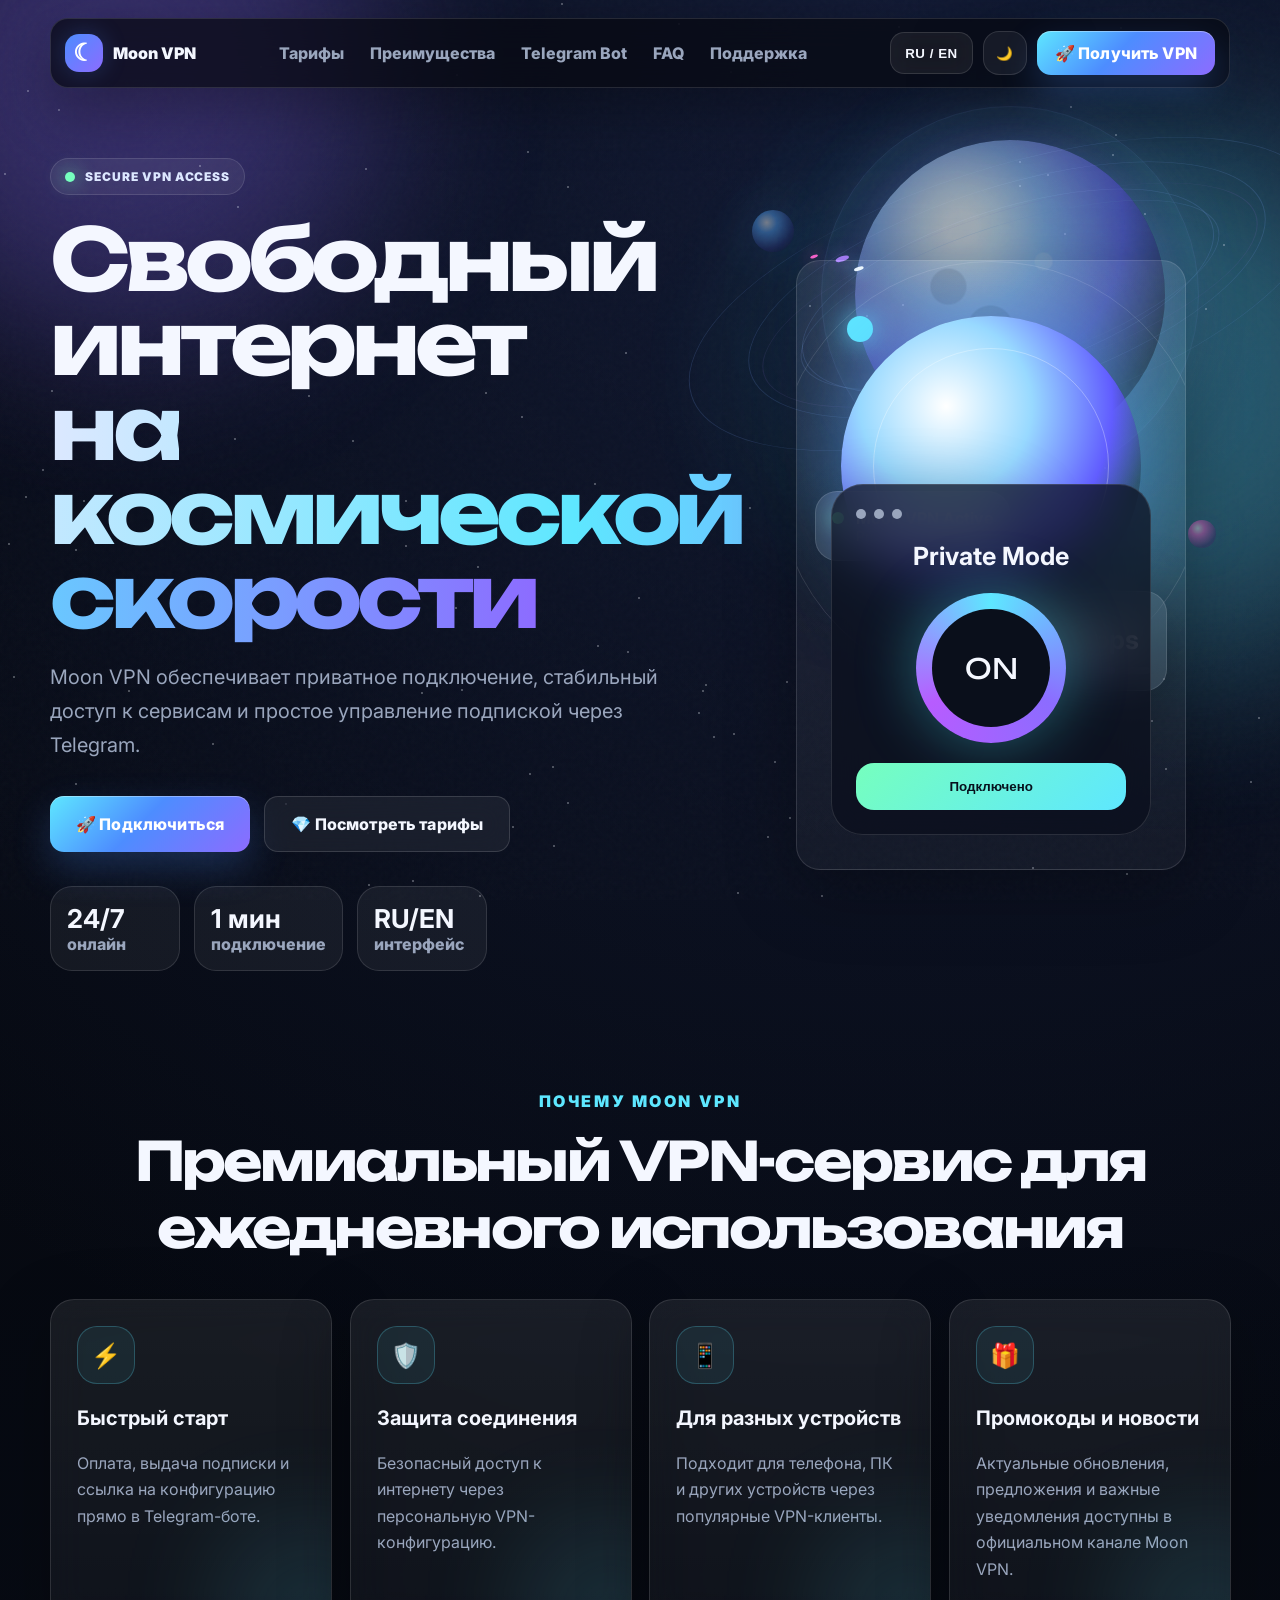
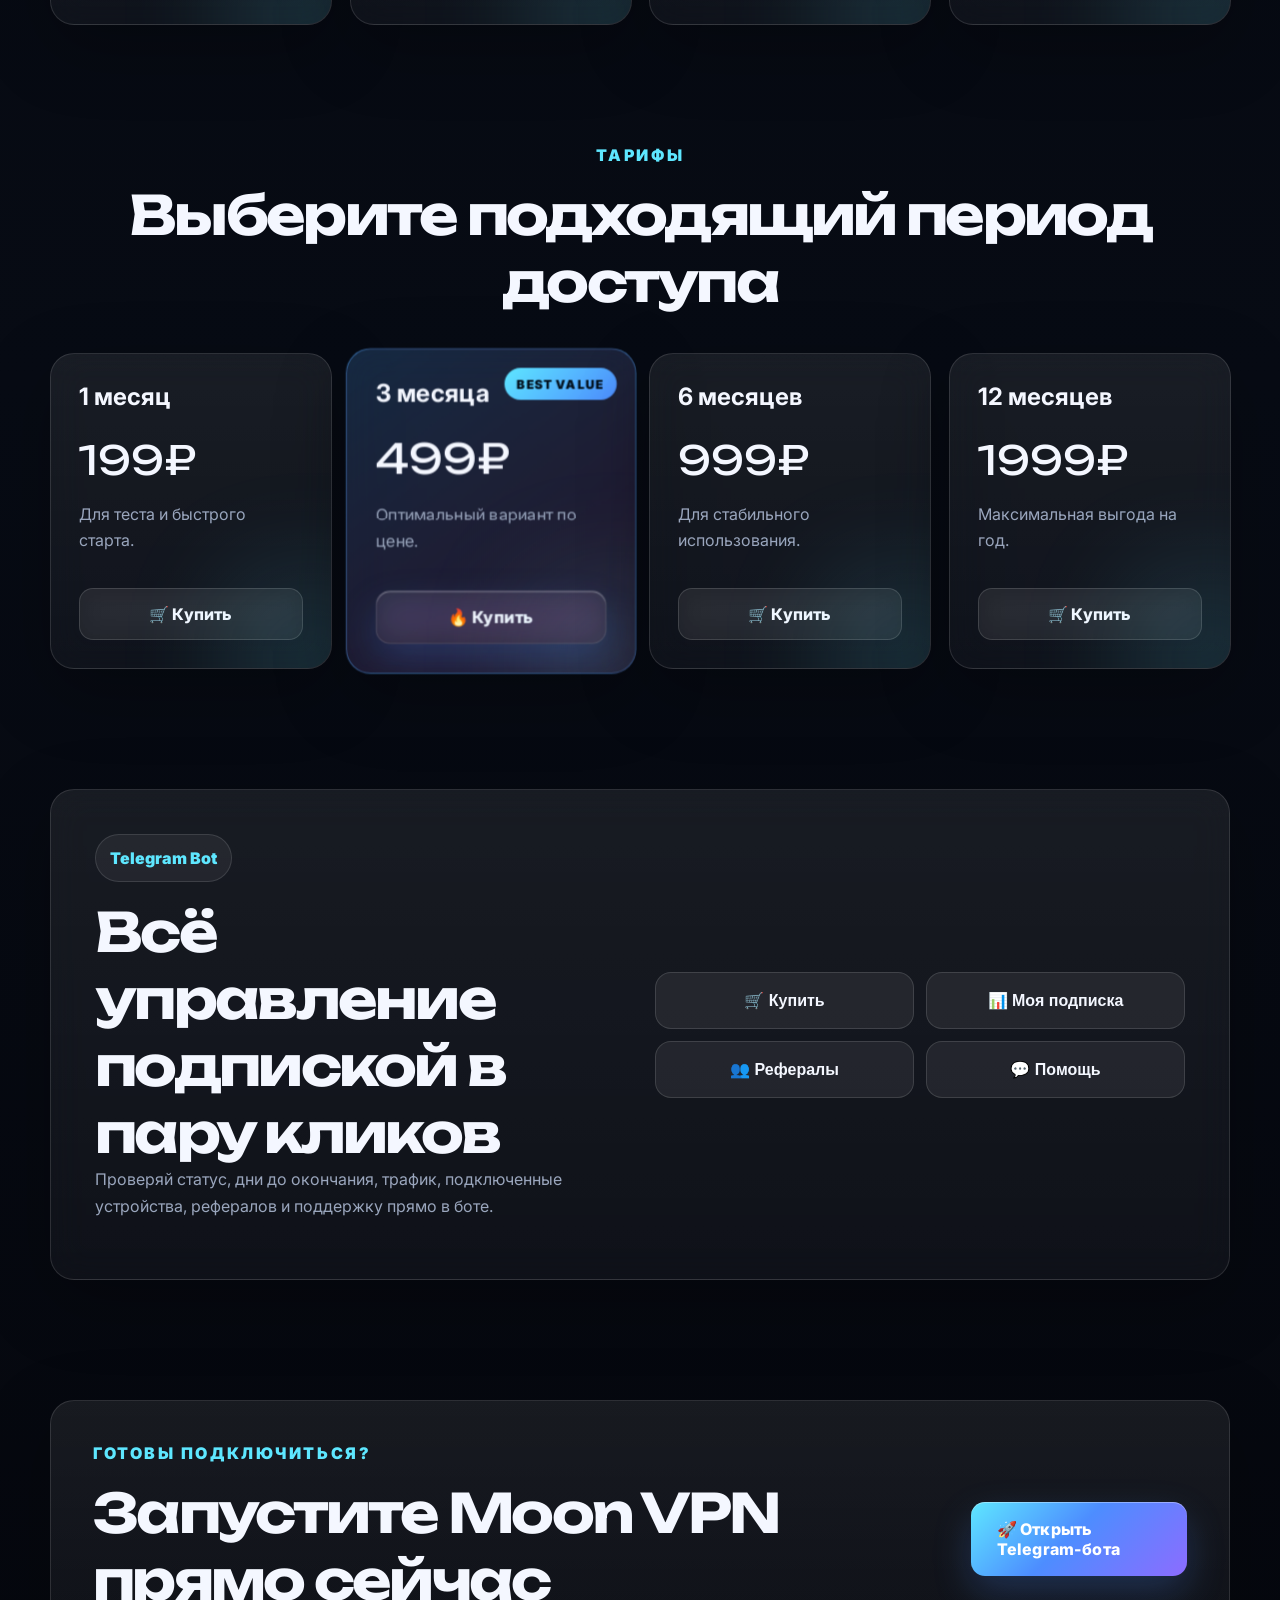
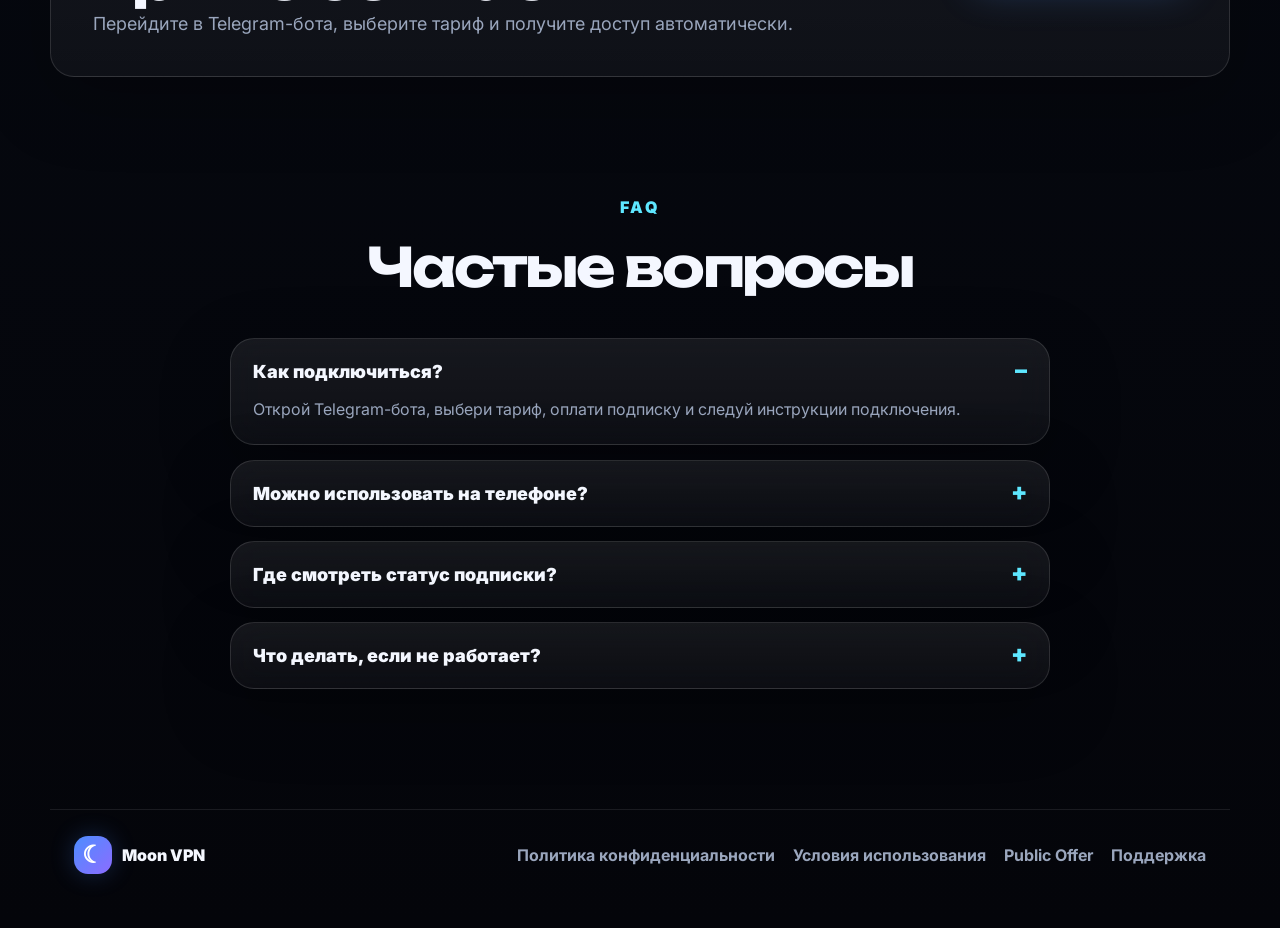
<file: index.html>
<!doctype html>
<html lang="ru" data-theme="dark">
<head>
  <meta charset="UTF-8" />
  <meta name="viewport" content="width=device-width, initial-scale=1.0" />
  <meta name="theme-color" content="#070911" />
  <title>Moon VPN — быстрый и безопасный VPN</title>
  <meta name="description" content="Moon VPN — быстрый VPN для Telegram, YouTube, игр и приватного доступа в интернет." />
  <link rel="preconnect" href="https://fonts.googleapis.com">
  <link rel="preconnect" href="https://fonts.gstatic.com" crossorigin>
  <link href="https://fonts.googleapis.com/css2?family=Inter:wght@400;500;600;700;800;900&family=Unbounded:wght@600;700;800&display=swap" rel="stylesheet">
  <link rel="stylesheet" href="style.css" />
</head>
<body>
  <div class="noise"></div>
  <div class="aurora aurora-1"></div>
  <div class="aurora aurora-2"></div>
  <div class="stars" id="stars"></div>
  <div class="cosmic-system" aria-hidden="true">
    <div class="cosmic-glow"></div>
    <div class="solar-orbit orbit-a"><span></span></div>
    <div class="solar-orbit orbit-b"><span></span></div>
    <div class="solar-orbit orbit-c"><span></span></div>
    <div class="hero-moon-bg"><i></i><b></b></div>
    <div class="planet planet-blue"></div>
    <div class="planet planet-violet"></div>
    <div class="meteor-layer" id="meteorLayer"></div>
  </div>

  <header class="nav reveal">
    <a class="brand" href="index.html"><span class="brand-mark">☾</span><span>Moon VPN</span></a>
    <nav class="nav-links">
      <a href="#plans">Тарифы</a><a href="#features">Преимущества</a><a href="#bot">Telegram Bot</a><a href="#faq">FAQ</a><a href="support.html">Поддержка</a>
    </nav>
    <div class="nav-actions">
      <button class="lang-toggle" id="langToggle" aria-label="Change language">RU / EN</button><button class="theme-toggle" id="themeToggle" aria-label="Сменить тему"><span class="theme-icon">🌙</span></button>
      <a class="btn btn-small btn-primary" href="https://t.me/your_bot_username">🚀 Получить VPN</a>
    </div>
  </header>

  <main>
    <section class="hero reveal">
      <div class="hero-text">
        <div class="badge"><span></span> Secure VPN access</div>
        <h1>Свободный интернет<br><span>на космической скорости</span></h1>
        <p class="hero-subtitle">Moon VPN обеспечивает приватное подключение, стабильный доступ к сервисам и простое управление подпиской через Telegram.</p>
        <div class="hero-actions">
          <a class="btn btn-primary btn-xl magnetic" href="https://t.me/your_bot_username">🚀 Подключиться</a>
          <a class="btn btn-glass btn-xl" href="#plans">💎 Посмотреть тарифы</a>
        </div>
        <div class="trust-row">
          <div><strong>24/7</strong><span>онлайн</span></div>
          <div><strong>1 мин</strong><span>подключение</span></div>
          <div><strong>RU/EN</strong><span>интерфейс</span></div>
        </div>
      </div>
      <div class="phone-card reveal delay-1">
        <div class="orbit"><i></i></div>
        <div class="moon-orb"><span></span></div>
        <div class="status-card floating"><div class="dot live"></div><div><b>Moon VPN Active</b><small>Protected connection</small></div></div>
        <div class="speed-card floating delay-1"><small>Download</small><b>248 Mbps</b><div class="speed-line"><span></span></div></div>
        <div class="app-panel">
          <div class="app-top"><span></span><span></span><span></span></div>
          <h3>Private Mode</h3>
          <div class="connect-ring"><span>ON</span></div>
          <button>Подключено</button>
        </div>
      </div>
    </section>

    <section class="section reveal" id="features">
      <div class="section-head"><p>Почему Moon VPN</p><h2>Премиальный VPN-сервис для ежедневного использования</h2></div>
      <div class="feature-grid">
        <article class="feature-card tilt"><div class="icon">⚡</div><h3>Быстрый старт</h3><p>Оплата, выдача подписки и ссылка на конфигурацию прямо в Telegram-боте.</p></article>
        <article class="feature-card tilt"><div class="icon">🛡️</div><h3>Защита соединения</h3><p>Безопасный доступ к интернету через персональную VPN-конфигурацию.</p></article>
        <article class="feature-card tilt"><div class="icon">📱</div><h3>Для разных устройств</h3><p>Подходит для телефона, ПК и других устройств через популярные VPN-клиенты.</p></article>
        <article class="feature-card tilt"><div class="icon">🎁</div><h3>Промокоды и новости</h3><p>Актуальные обновления, предложения и важные уведомления доступны в официальном канале Moon VPN.</p></article>
      </div>
    </section>

    <section class="section reveal" id="plans">
      <div class="section-head"><p>Тарифы</p><h2>Выберите подходящий период доступа</h2></div>
      <div class="plans">
        <article class="plan"><h3>1 месяц</h3><div class="price">199₽</div><p>Для теста и быстрого старта.</p><a class="btn btn-plan" href="https://t.me/your_bot_username">🛒 Купить</a></article>
        <article class="plan popular"><div class="ribbon">Best value</div><h3>3 месяца</h3><div class="price">499₽</div><p>Оптимальный вариант по цене.</p><a class="btn btn-primary btn-plan" href="https://t.me/your_bot_username">🔥 Купить</a></article>
        <article class="plan"><h3>6 месяцев</h3><div class="price">999₽</div><p>Для стабильного использования.</p><a class="btn btn-plan" href="https://t.me/your_bot_username">🛒 Купить</a></article>
        <article class="plan"><h3>12 месяцев</h3><div class="price">1999₽</div><p>Максимальная выгода на год.</p><a class="btn btn-plan" href="https://t.me/your_bot_username">🛒 Купить</a></article>
      </div>
    </section>

    <section class="section bot-section reveal" id="bot">
      <div class="bot-copy">
        <p class="eyebrow">Telegram Bot</p>
        <h2>Всё управление подпиской в пару кликов</h2>
        <p>Проверяй статус, дни до окончания, трафик, подключенные устройства, рефералов и поддержку прямо в боте.</p>
      </div>
      <div class="bot-menu">
        <button>🛒 Купить</button><button>📊 Моя подписка</button><button>👥 Рефералы</button><button>💬 Помощь</button>
      </div>
    </section>

    <section class="cta reveal">
      <div><p>Готовы подключиться?</p><h2>Запустите Moon VPN прямо сейчас</h2><span>Перейдите в Telegram-бота, выберите тариф и получите доступ автоматически.</span></div>
      <a class="btn btn-primary btn-xl magnetic" href="https://t.me/your_bot_username">🚀 Открыть Telegram-бота</a>
    </section>

    <section class="section reveal" id="faq">
      <div class="section-head"><p>FAQ</p><h2>Частые вопросы</h2></div>
      <div class="faq">
        <details open><summary>Как подключиться?</summary><p>Открой Telegram-бота, выбери тариф, оплати подписку и следуй инструкции подключения.</p></details>
        <details><summary>Можно использовать на телефоне?</summary><p>Да, Moon VPN можно использовать на Android и iOS через подходящее приложение-клиент.</p></details>
        <details><summary>Где смотреть статус подписки?</summary><p>В разделе «Моя подписка» отображается статус, срок действия, трафик и ссылка на конфигурацию.</p></details>
        <details><summary>Что делать, если не работает?</summary><p>Напиши в поддержку. Мы поможем проверить подписку, конфигурацию и приложение.</p></details>
      </div>
    </section>
  </main>

  <footer>
    <div class="brand"><span class="brand-mark">☾</span><span>Moon VPN</span></div>
    <div class="footer-links"><a href="privacy.html">Политика конфиденциальности</a><a href="terms.html">Условия использования</a><a href="offer.html">Public Offer</a><a href="support.html">Поддержка</a></div>
  </footer>

  <script src="config.js"></script><script src="script.js"></script>
</body>
</html>
</file>
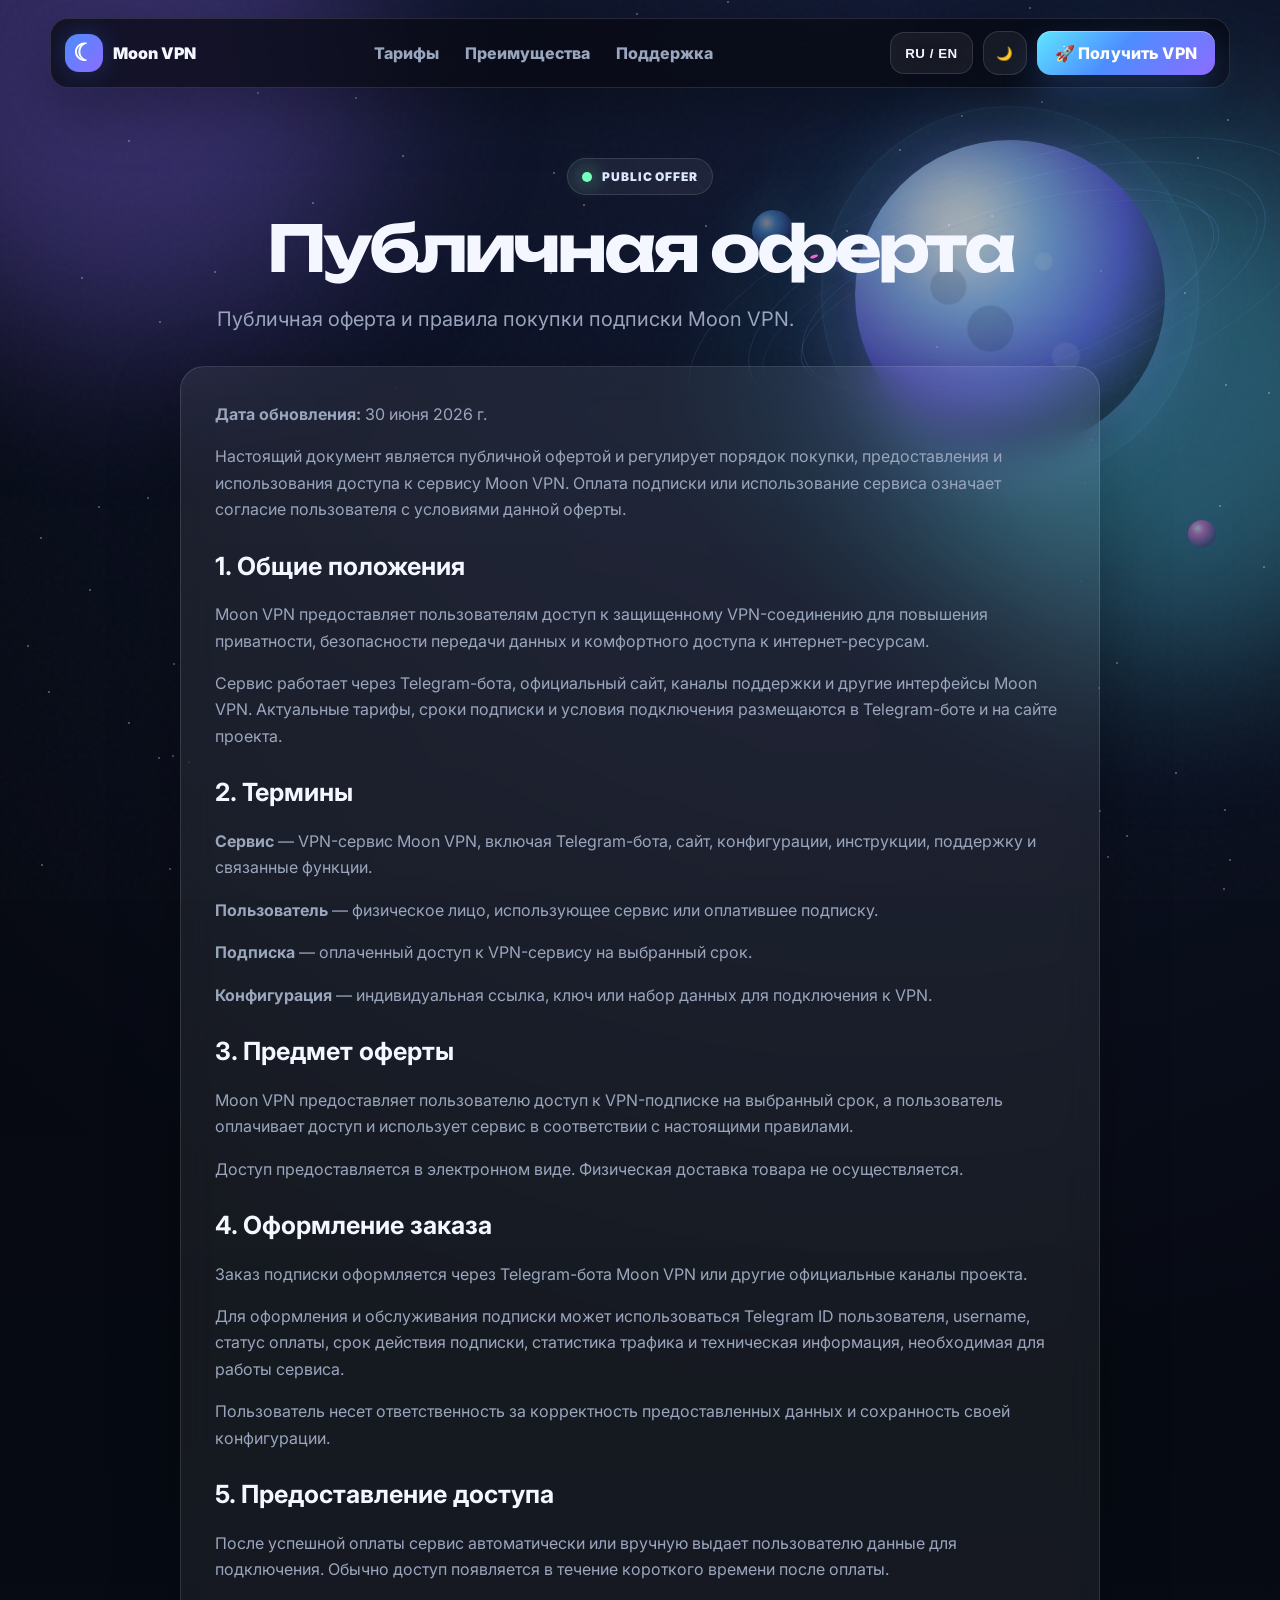
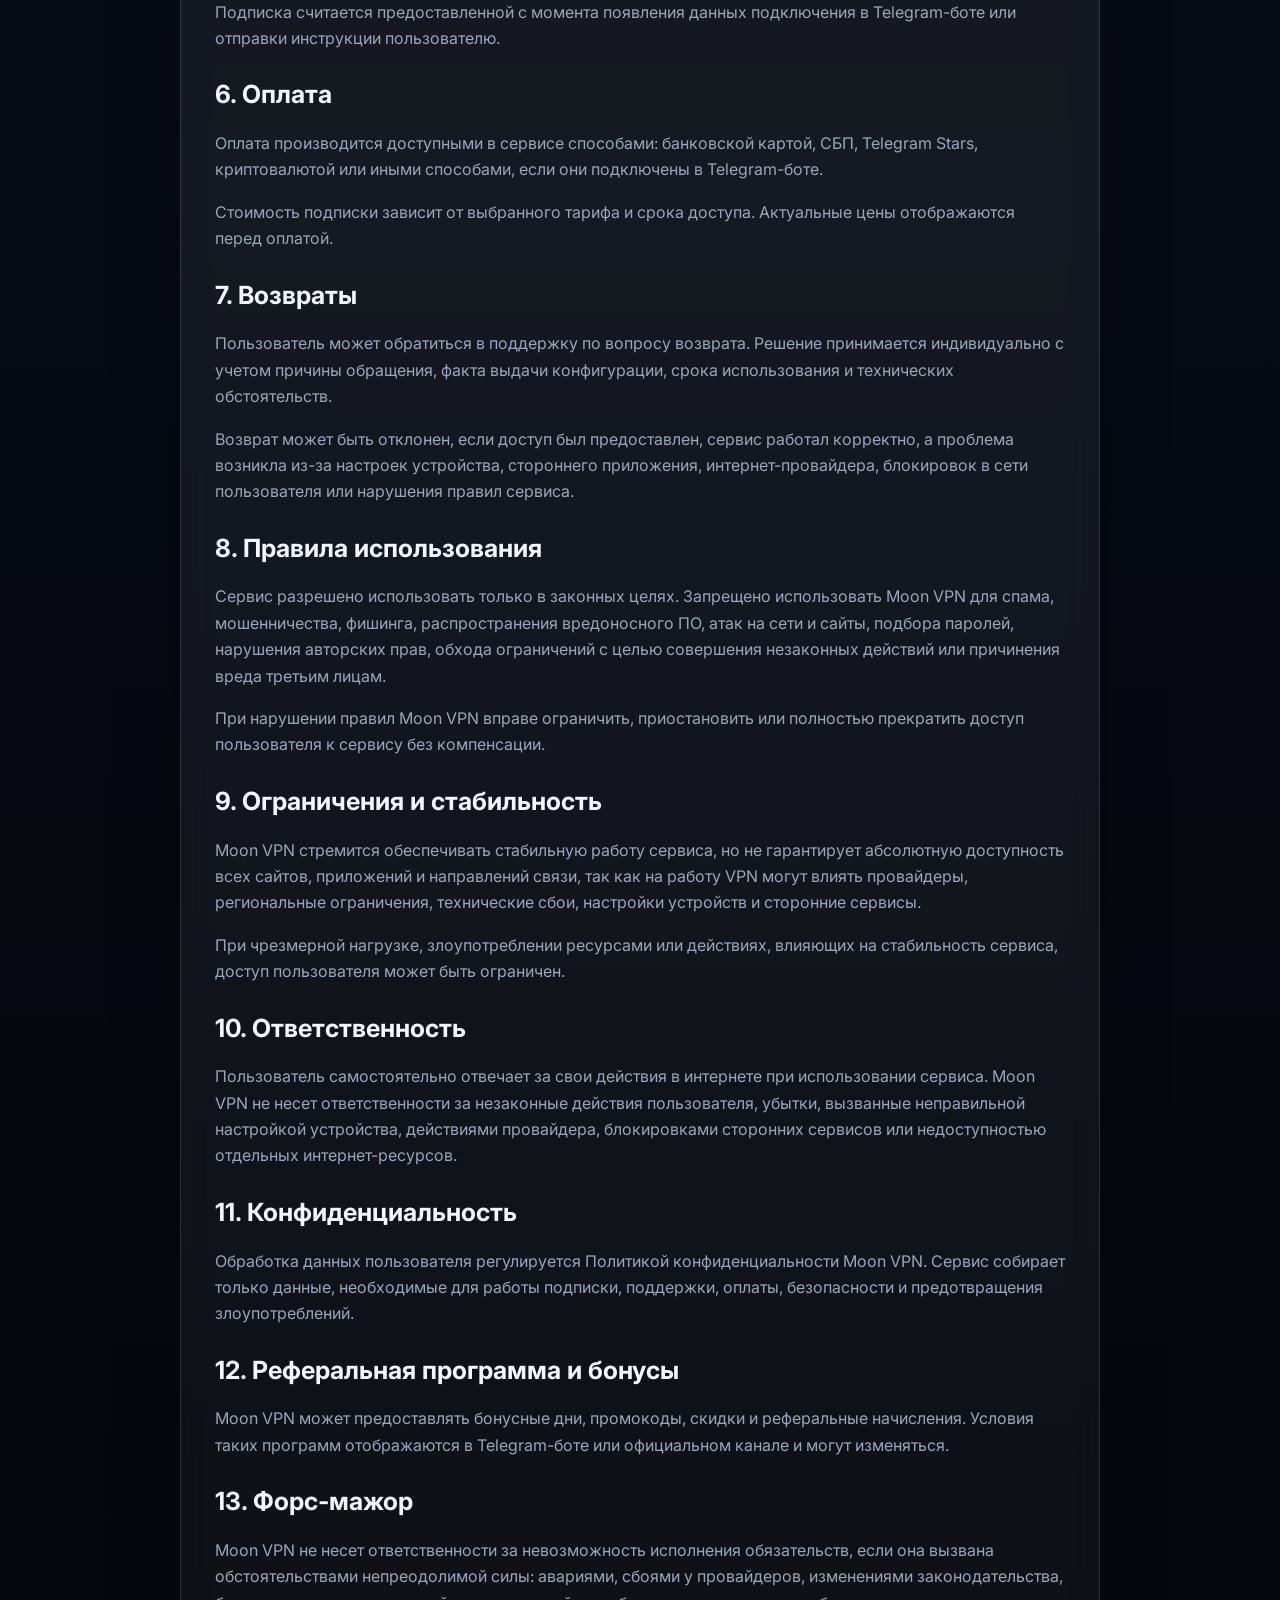
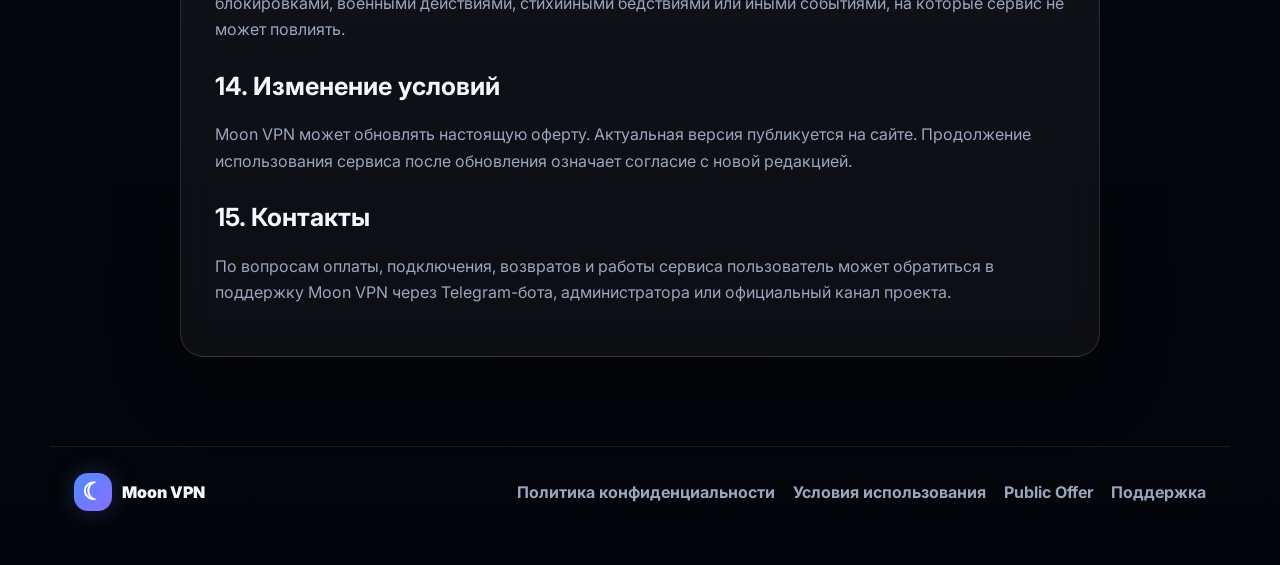
<file: offer.html>
<!doctype html><html lang="ru" data-theme="dark"><head><meta charset="UTF-8"><meta name="viewport" content="width=device-width, initial-scale=1.0"><title>Public Offer — Moon VPN</title><meta name="description" content="Публичная оферта и правила сервиса Moon VPN"><link rel="preconnect" href="https://fonts.googleapis.com"><link rel="preconnect" href="https://fonts.gstatic.com" crossorigin><link href="https://fonts.googleapis.com/css2?family=Inter:wght@400;500;600;700;800;900&family=Unbounded:wght@600;700;800&display=swap" rel="stylesheet"><link rel="stylesheet" href="style.css"></head><body><div class="noise"></div><div class="aurora aurora-1"></div><div class="aurora aurora-2"></div><div class="stars" id="stars"></div>
  <div class="cosmic-system" aria-hidden="true">
    <div class="cosmic-glow"></div>
    <div class="solar-orbit orbit-a"><span></span></div>
    <div class="solar-orbit orbit-b"><span></span></div>
    <div class="solar-orbit orbit-c"><span></span></div>
    <div class="hero-moon-bg"><i></i><b></b></div>
    <div class="planet planet-blue"></div>
    <div class="planet planet-violet"></div>
    <div class="meteor-layer" id="meteorLayer"></div>
  </div><header class="nav reveal"><a class="brand" href="index.html"><span class="brand-mark">☾</span><span>Moon VPN</span></a><nav class="nav-links"><a href="index.html#plans">Тарифы</a><a href="index.html#features">Преимущества</a><a href="support.html">Поддержка</a></nav><div class="nav-actions"><button class="lang-toggle" id="langToggle" aria-label="Change language">RU / EN</button><button class="theme-toggle" id="themeToggle"><span class="theme-icon">🌙</span></button><a class="btn btn-small btn-primary" href="https://t.me/your_bot_username">🚀 Получить VPN</a></div></header><main><section class="legal-hero reveal"><div class="badge"><span></span> Public Offer</div><h1>Публичная оферта</h1><p class="hero-subtitle">Публичная оферта и правила покупки подписки Moon VPN.</p></section><article class="legal-card reveal">
<p><b>Дата обновления:</b> 30 июня 2026 г.</p>
<p>Настоящий документ является публичной офертой и регулирует порядок покупки, предоставления и использования доступа к сервису Moon VPN. Оплата подписки или использование сервиса означает согласие пользователя с условиями данной оферты.</p>
<h2>1. Общие положения</h2>
<p>Moon VPN предоставляет пользователям доступ к защищенному VPN-соединению для повышения приватности, безопасности передачи данных и комфортного доступа к интернет-ресурсам.</p>
<p>Сервис работает через Telegram-бота, официальный сайт, каналы поддержки и другие интерфейсы Moon VPN. Актуальные тарифы, сроки подписки и условия подключения размещаются в Telegram-боте и на сайте проекта.</p>
<h2>2. Термины</h2>
<p><b>Сервис</b> — VPN-сервис Moon VPN, включая Telegram-бота, сайт, конфигурации, инструкции, поддержку и связанные функции.</p>
<p><b>Пользователь</b> — физическое лицо, использующее сервис или оплатившее подписку.</p>
<p><b>Подписка</b> — оплаченный доступ к VPN-сервису на выбранный срок.</p>
<p><b>Конфигурация</b> — индивидуальная ссылка, ключ или набор данных для подключения к VPN.</p>
<h2>3. Предмет оферты</h2>
<p>Moon VPN предоставляет пользователю доступ к VPN-подписке на выбранный срок, а пользователь оплачивает доступ и использует сервис в соответствии с настоящими правилами.</p>
<p>Доступ предоставляется в электронном виде. Физическая доставка товара не осуществляется.</p>
<h2>4. Оформление заказа</h2>
<p>Заказ подписки оформляется через Telegram-бота Moon VPN или другие официальные каналы проекта.</p>
<p>Для оформления и обслуживания подписки может использоваться Telegram ID пользователя, username, статус оплаты, срок действия подписки, статистика трафика и техническая информация, необходимая для работы сервиса.</p>
<p>Пользователь несет ответственность за корректность предоставленных данных и сохранность своей конфигурации.</p>
<h2>5. Предоставление доступа</h2>
<p>После успешной оплаты сервис автоматически или вручную выдает пользователю данные для подключения. Обычно доступ появляется в течение короткого времени после оплаты.</p>
<p>Подписка считается предоставленной с момента появления данных подключения в Telegram-боте или отправки инструкции пользователю.</p>
<h2>6. Оплата</h2>
<p>Оплата производится доступными в сервисе способами: банковской картой, СБП, Telegram Stars, криптовалютой или иными способами, если они подключены в Telegram-боте.</p>
<p>Стоимость подписки зависит от выбранного тарифа и срока доступа. Актуальные цены отображаются перед оплатой.</p>
<h2>7. Возвраты</h2>
<p>Пользователь может обратиться в поддержку по вопросу возврата. Решение принимается индивидуально с учетом причины обращения, факта выдачи конфигурации, срока использования и технических обстоятельств.</p>
<p>Возврат может быть отклонен, если доступ был предоставлен, сервис работал корректно, а проблема возникла из-за настроек устройства, стороннего приложения, интернет-провайдера, блокировок в сети пользователя или нарушения правил сервиса.</p>
<h2>8. Правила использования</h2>
<p>Сервис разрешено использовать только в законных целях. Запрещено использовать Moon VPN для спама, мошенничества, фишинга, распространения вредоносного ПО, атак на сети и сайты, подбора паролей, нарушения авторских прав, обхода ограничений с целью совершения незаконных действий или причинения вреда третьим лицам.</p>
<p>При нарушении правил Moon VPN вправе ограничить, приостановить или полностью прекратить доступ пользователя к сервису без компенсации.</p>
<h2>9. Ограничения и стабильность</h2>
<p>Moon VPN стремится обеспечивать стабильную работу сервиса, но не гарантирует абсолютную доступность всех сайтов, приложений и направлений связи, так как на работу VPN могут влиять провайдеры, региональные ограничения, технические сбои, настройки устройств и сторонние сервисы.</p>
<p>При чрезмерной нагрузке, злоупотреблении ресурсами или действиях, влияющих на стабильность сервиса, доступ пользователя может быть ограничен.</p>
<h2>10. Ответственность</h2>
<p>Пользователь самостоятельно отвечает за свои действия в интернете при использовании сервиса. Moon VPN не несет ответственности за незаконные действия пользователя, убытки, вызванные неправильной настройкой устройства, действиями провайдера, блокировками сторонних сервисов или недоступностью отдельных интернет-ресурсов.</p>
<h2>11. Конфиденциальность</h2>
<p>Обработка данных пользователя регулируется Политикой конфиденциальности Moon VPN. Сервис собирает только данные, необходимые для работы подписки, поддержки, оплаты, безопасности и предотвращения злоупотреблений.</p>
<h2>12. Реферальная программа и бонусы</h2>
<p>Moon VPN может предоставлять бонусные дни, промокоды, скидки и реферальные начисления. Условия таких программ отображаются в Telegram-боте или официальном канале и могут изменяться.</p>
<h2>13. Форс-мажор</h2>
<p>Moon VPN не несет ответственности за невозможность исполнения обязательств, если она вызвана обстоятельствами непреодолимой силы: авариями, сбоями у провайдеров, изменениями законодательства, блокировками, военными действиями, стихийными бедствиями или иными событиями, на которые сервис не может повлиять.</p>
<h2>14. Изменение условий</h2>
<p>Moon VPN может обновлять настоящую оферту. Актуальная версия публикуется на сайте. Продолжение использования сервиса после обновления означает согласие с новой редакцией.</p>
<h2>15. Контакты</h2>
<p>По вопросам оплаты, подключения, возвратов и работы сервиса пользователь может обратиться в поддержку Moon VPN через Telegram-бота, администратора или официальный канал проекта.</p>
</article></main><footer><div class="brand"><span class="brand-mark">☾</span><span>Moon VPN</span></div><div class="footer-links"><a href="privacy.html">Политика конфиденциальности</a><a href="terms.html">Условия использования</a><a href="offer.html">Public Offer</a><a href="support.html">Поддержка</a></div></footer><script src="config.js"></script><script src="script.js"></script></body></html>
</file>
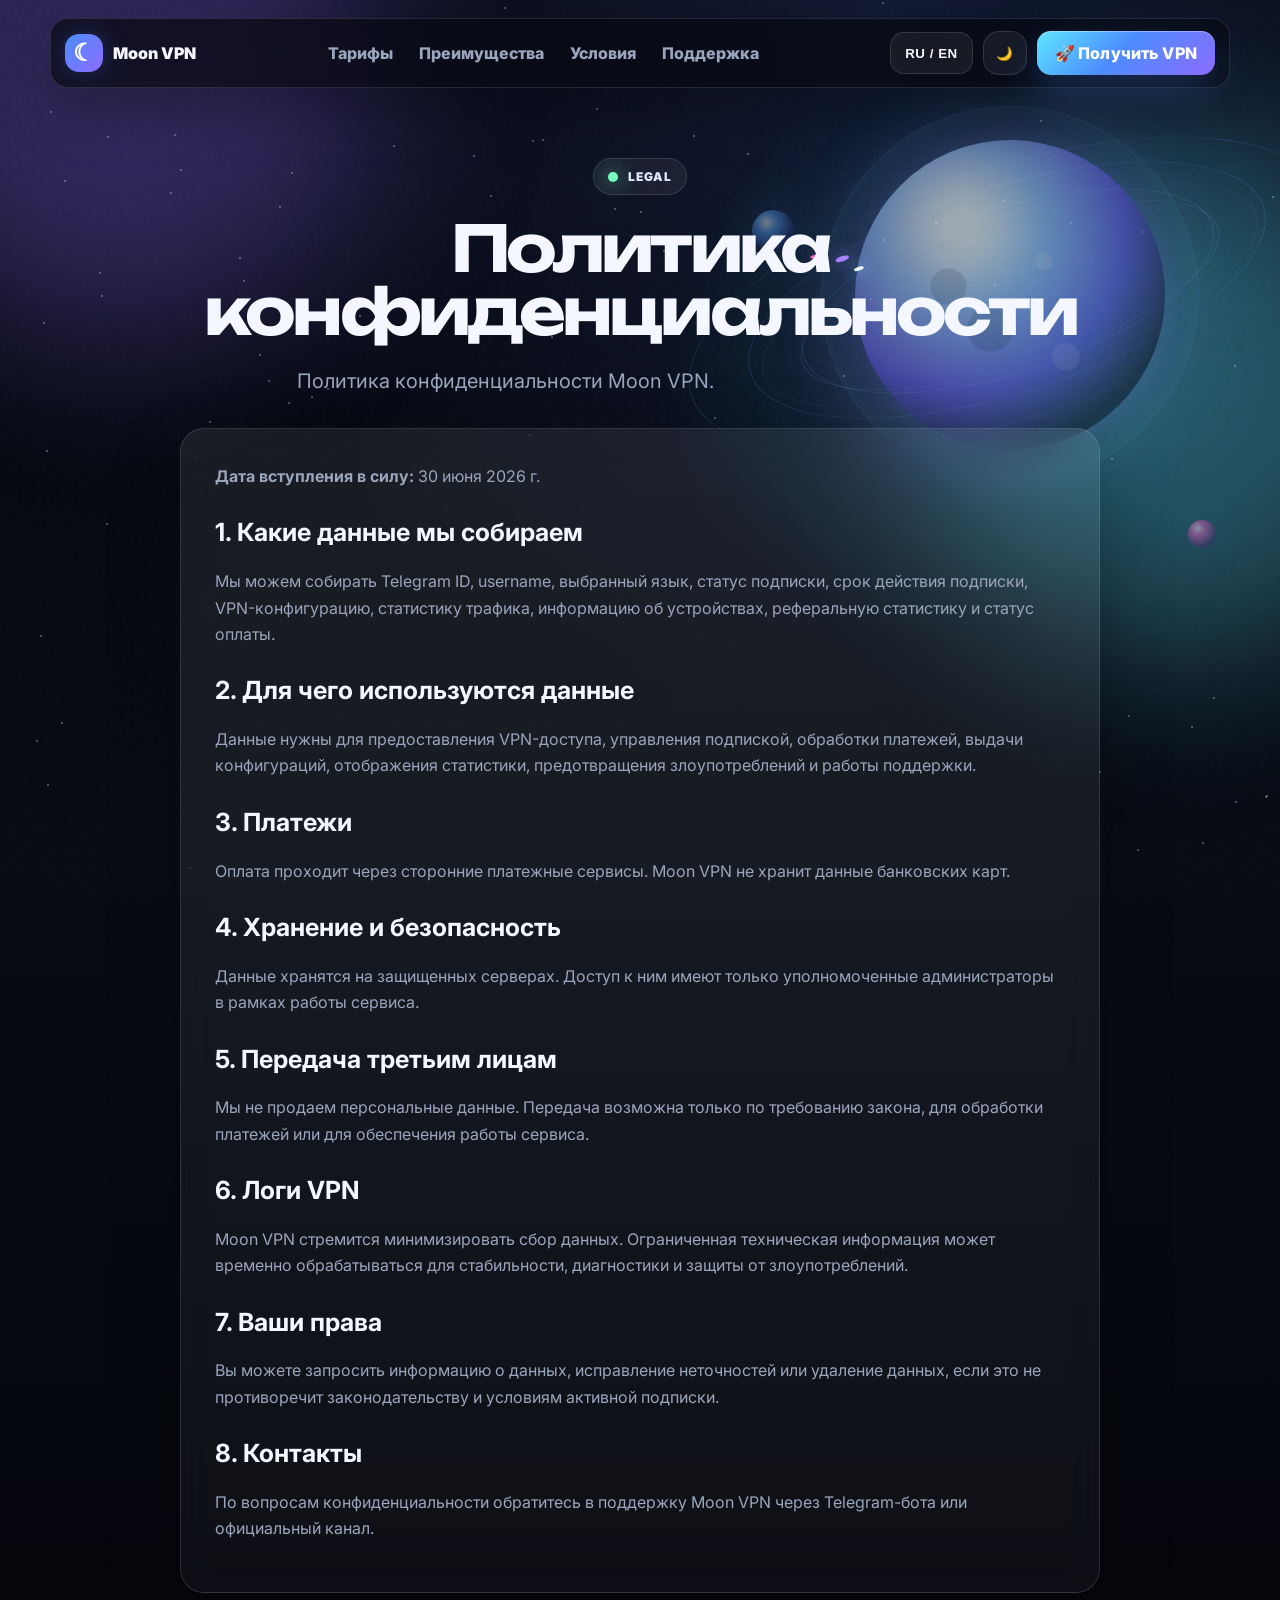
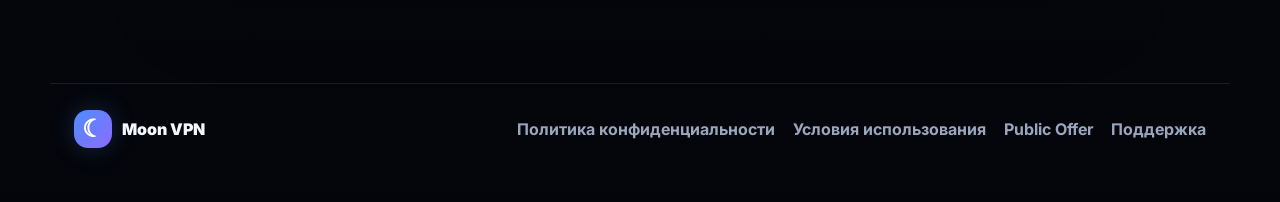
<file: privacy.html>
<!doctype html><html lang="ru" data-theme="dark"><head><meta charset="UTF-8"><meta name="viewport" content="width=device-width, initial-scale=1.0"><title>Privacy Policy — Moon VPN</title><link rel="preconnect" href="https://fonts.googleapis.com"><link rel="preconnect" href="https://fonts.gstatic.com" crossorigin><link href="https://fonts.googleapis.com/css2?family=Inter:wght@400;500;600;700;800;900&family=Unbounded:wght@600;700;800&display=swap" rel="stylesheet"><link rel="stylesheet" href="style.css"></head><body><div class="noise"></div><div class="aurora aurora-1"></div><div class="aurora aurora-2"></div><div class="stars" id="stars"></div>
  <div class="cosmic-system" aria-hidden="true">
    <div class="cosmic-glow"></div>
    <div class="solar-orbit orbit-a"><span></span></div>
    <div class="solar-orbit orbit-b"><span></span></div>
    <div class="solar-orbit orbit-c"><span></span></div>
    <div class="hero-moon-bg"><i></i><b></b></div>
    <div class="planet planet-blue"></div>
    <div class="planet planet-violet"></div>
    <div class="meteor-layer" id="meteorLayer"></div>
  </div><header class="nav reveal"><a class="brand" href="index.html"><span class="brand-mark">☾</span><span>Moon VPN</span></a><nav class="nav-links"><a href="index.html#plans">Тарифы</a><a href="index.html#features">Преимущества</a><a href="terms.html">Условия</a><a href="support.html">Поддержка</a></nav><div class="nav-actions"><button class="lang-toggle" id="langToggle" aria-label="Change language">RU / EN</button><button class="theme-toggle" id="themeToggle"><span class="theme-icon">🌙</span></button><a class="btn btn-small btn-primary" href="https://t.me/your_bot_username">🚀 Получить VPN</a></div></header><main><section class="legal-hero reveal"><div class="badge"><span></span> Legal</div><h1>Политика конфиденциальности</h1><p class="hero-subtitle">Политика конфиденциальности Moon VPN.</p></section><article class="legal-card reveal"><p><b>Дата вступления в силу:</b> 30 июня 2026 г.</p><h2>1. Какие данные мы собираем</h2><p>Мы можем собирать Telegram ID, username, выбранный язык, статус подписки, срок действия подписки, VPN-конфигурацию, статистику трафика, информацию об устройствах, реферальную статистику и статус оплаты.</p><h2>2. Для чего используются данные</h2><p>Данные нужны для предоставления VPN-доступа, управления подпиской, обработки платежей, выдачи конфигураций, отображения статистики, предотвращения злоупотреблений и работы поддержки.</p><h2>3. Платежи</h2><p>Оплата проходит через сторонние платежные сервисы. Moon VPN не хранит данные банковских карт.</p><h2>4. Хранение и безопасность</h2><p>Данные хранятся на защищенных серверах. Доступ к ним имеют только уполномоченные администраторы в рамках работы сервиса.</p><h2>5. Передача третьим лицам</h2><p>Мы не продаем персональные данные. Передача возможна только по требованию закона, для обработки платежей или для обеспечения работы сервиса.</p><h2>6. Логи VPN</h2><p>Moon VPN стремится минимизировать сбор данных. Ограниченная техническая информация может временно обрабатываться для стабильности, диагностики и защиты от злоупотреблений.</p><h2>7. Ваши права</h2><p>Вы можете запросить информацию о данных, исправление неточностей или удаление данных, если это не противоречит законодательству и условиям активной подписки.</p><h2>8. Контакты</h2><p>По вопросам конфиденциальности обратитесь в поддержку Moon VPN через Telegram-бота или официальный канал.</p></article></main><footer><div class="brand"><span class="brand-mark">☾</span><span>Moon VPN</span></div><div class="footer-links"><a href="privacy.html">Политика конфиденциальности</a><a href="terms.html">Условия использования</a><a href="offer.html">Public Offer</a><a href="support.html">Поддержка</a></div></footer><script src="config.js"></script><script src="script.js"></script></body></html>
</file>
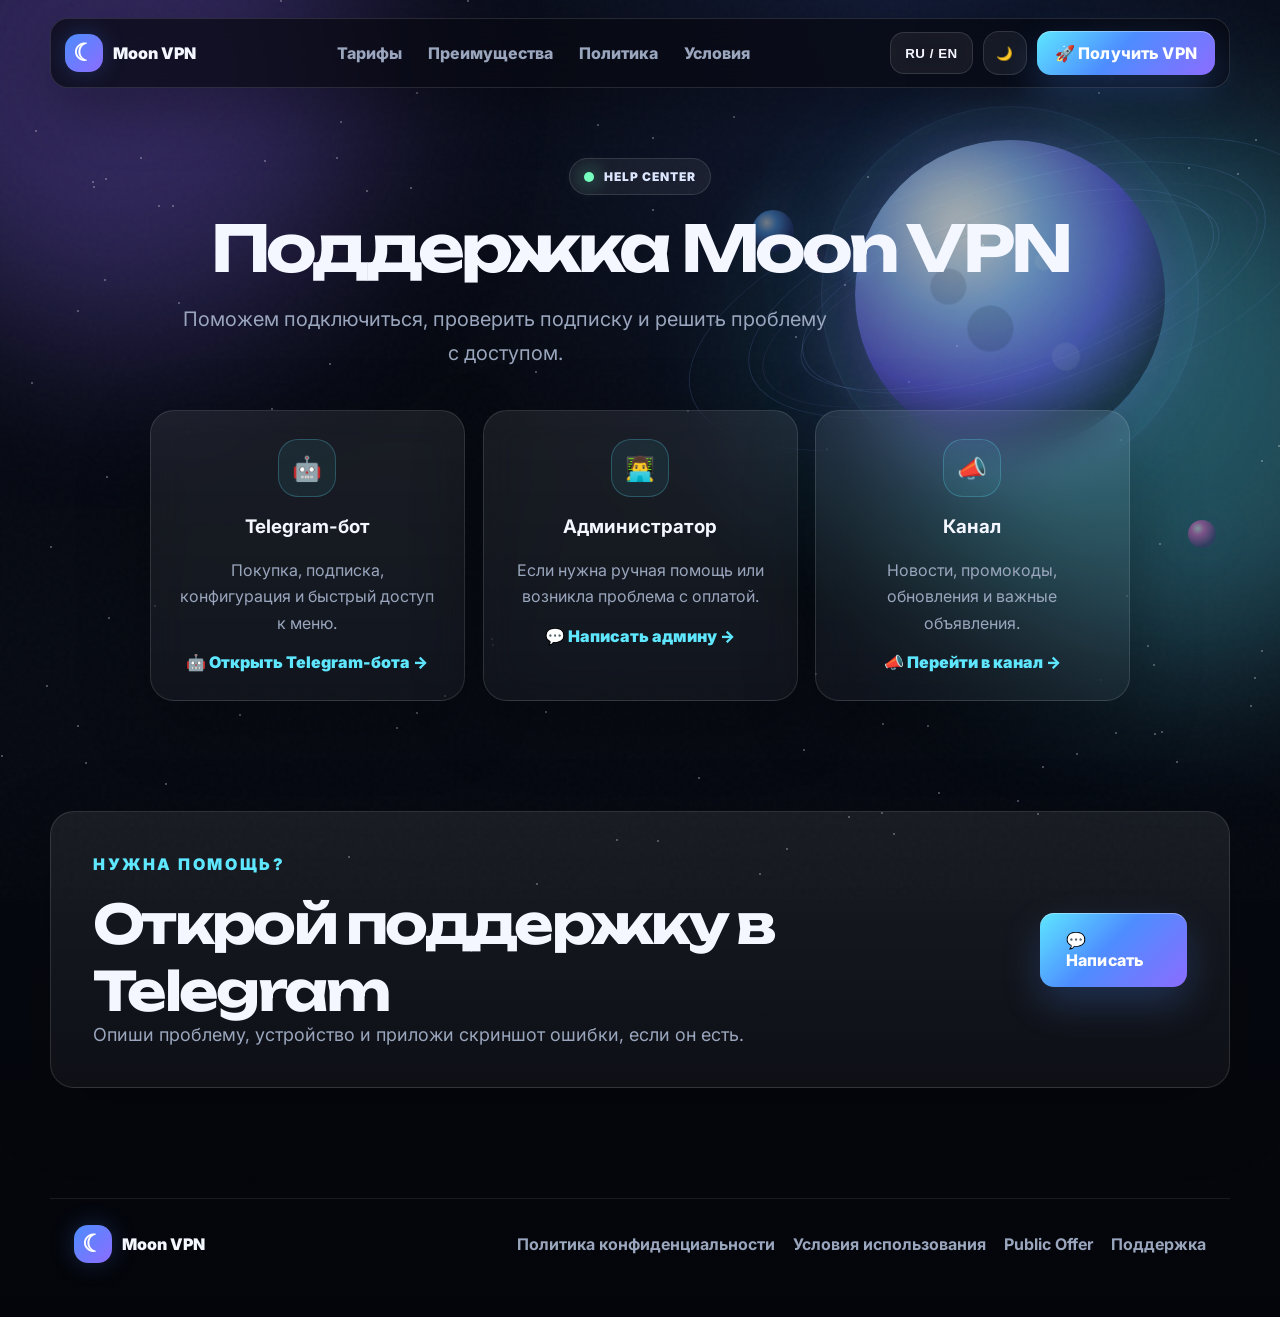
<file: support.html>
<!doctype html><html lang="ru" data-theme="dark"><head><meta charset="UTF-8"><meta name="viewport" content="width=device-width, initial-scale=1.0"><title>Support — Moon VPN</title><link rel="preconnect" href="https://fonts.googleapis.com"><link rel="preconnect" href="https://fonts.gstatic.com" crossorigin><link href="https://fonts.googleapis.com/css2?family=Inter:wght@400;500;600;700;800;900&family=Unbounded:wght@600;700;800&display=swap" rel="stylesheet"><link rel="stylesheet" href="style.css"></head><body><div class="noise"></div><div class="aurora aurora-1"></div><div class="aurora aurora-2"></div><div class="stars" id="stars"></div>
  <div class="cosmic-system" aria-hidden="true">
    <div class="cosmic-glow"></div>
    <div class="solar-orbit orbit-a"><span></span></div>
    <div class="solar-orbit orbit-b"><span></span></div>
    <div class="solar-orbit orbit-c"><span></span></div>
    <div class="hero-moon-bg"><i></i><b></b></div>
    <div class="planet planet-blue"></div>
    <div class="planet planet-violet"></div>
    <div class="meteor-layer" id="meteorLayer"></div>
  </div><header class="nav reveal"><a class="brand" href="index.html"><span class="brand-mark">☾</span><span>Moon VPN</span></a><nav class="nav-links"><a href="index.html#plans">Тарифы</a><a href="index.html#features">Преимущества</a><a href="privacy.html">Политика</a><a href="terms.html">Условия</a></nav><div class="nav-actions"><button class="lang-toggle" id="langToggle" aria-label="Change language">RU / EN</button><button class="theme-toggle" id="themeToggle"><span class="theme-icon">🌙</span></button><a class="btn btn-small btn-primary" href="https://t.me/your_bot_username">🚀 Получить VPN</a></div></header><main><section class="legal-hero reveal"><div class="badge"><span></span> Help Center</div><h1>Поддержка Moon VPN</h1><p class="hero-subtitle">Поможем подключиться, проверить подписку и решить проблему с доступом.</p></section><section class="support-grid reveal"><article class="support-card"><div class="icon">🤖</div><h3>Telegram-бот</h3><p>Покупка, подписка, конфигурация и быстрый доступ к меню.</p><a href="https://t.me/your_bot_username">🤖 Открыть Telegram-бота →</a></article><article class="support-card"><div class="icon">👨‍💻</div><h3>Администратор</h3><p>Если нужна ручная помощь или возникла проблема с оплатой.</p><a href="https://t.me/your_admin_username">💬 Написать админу →</a></article><article class="support-card"><div class="icon">📣</div><h3>Канал</h3><p>Новости, промокоды, обновления и важные объявления.</p><a href="https://t.me/your_channel_username">📣 Перейти в канал →</a></article></section><section class="cta reveal"><div><p>Нужна помощь?</p><h2>Открой поддержку в Telegram</h2><span>Опиши проблему, устройство и приложи скриншот ошибки, если он есть.</span></div><a class="btn btn-primary btn-xl" href="https://t.me/your_admin_username">💬 Написать</a></section></main><footer><div class="brand"><span class="brand-mark">☾</span><span>Moon VPN</span></div><div class="footer-links"><a href="privacy.html">Политика конфиденциальности</a><a href="terms.html">Условия использования</a><a href="offer.html">Public Offer</a><a href="support.html">Поддержка</a></div></footer><script src="config.js"></script><script src="script.js"></script></body></html>
</file>
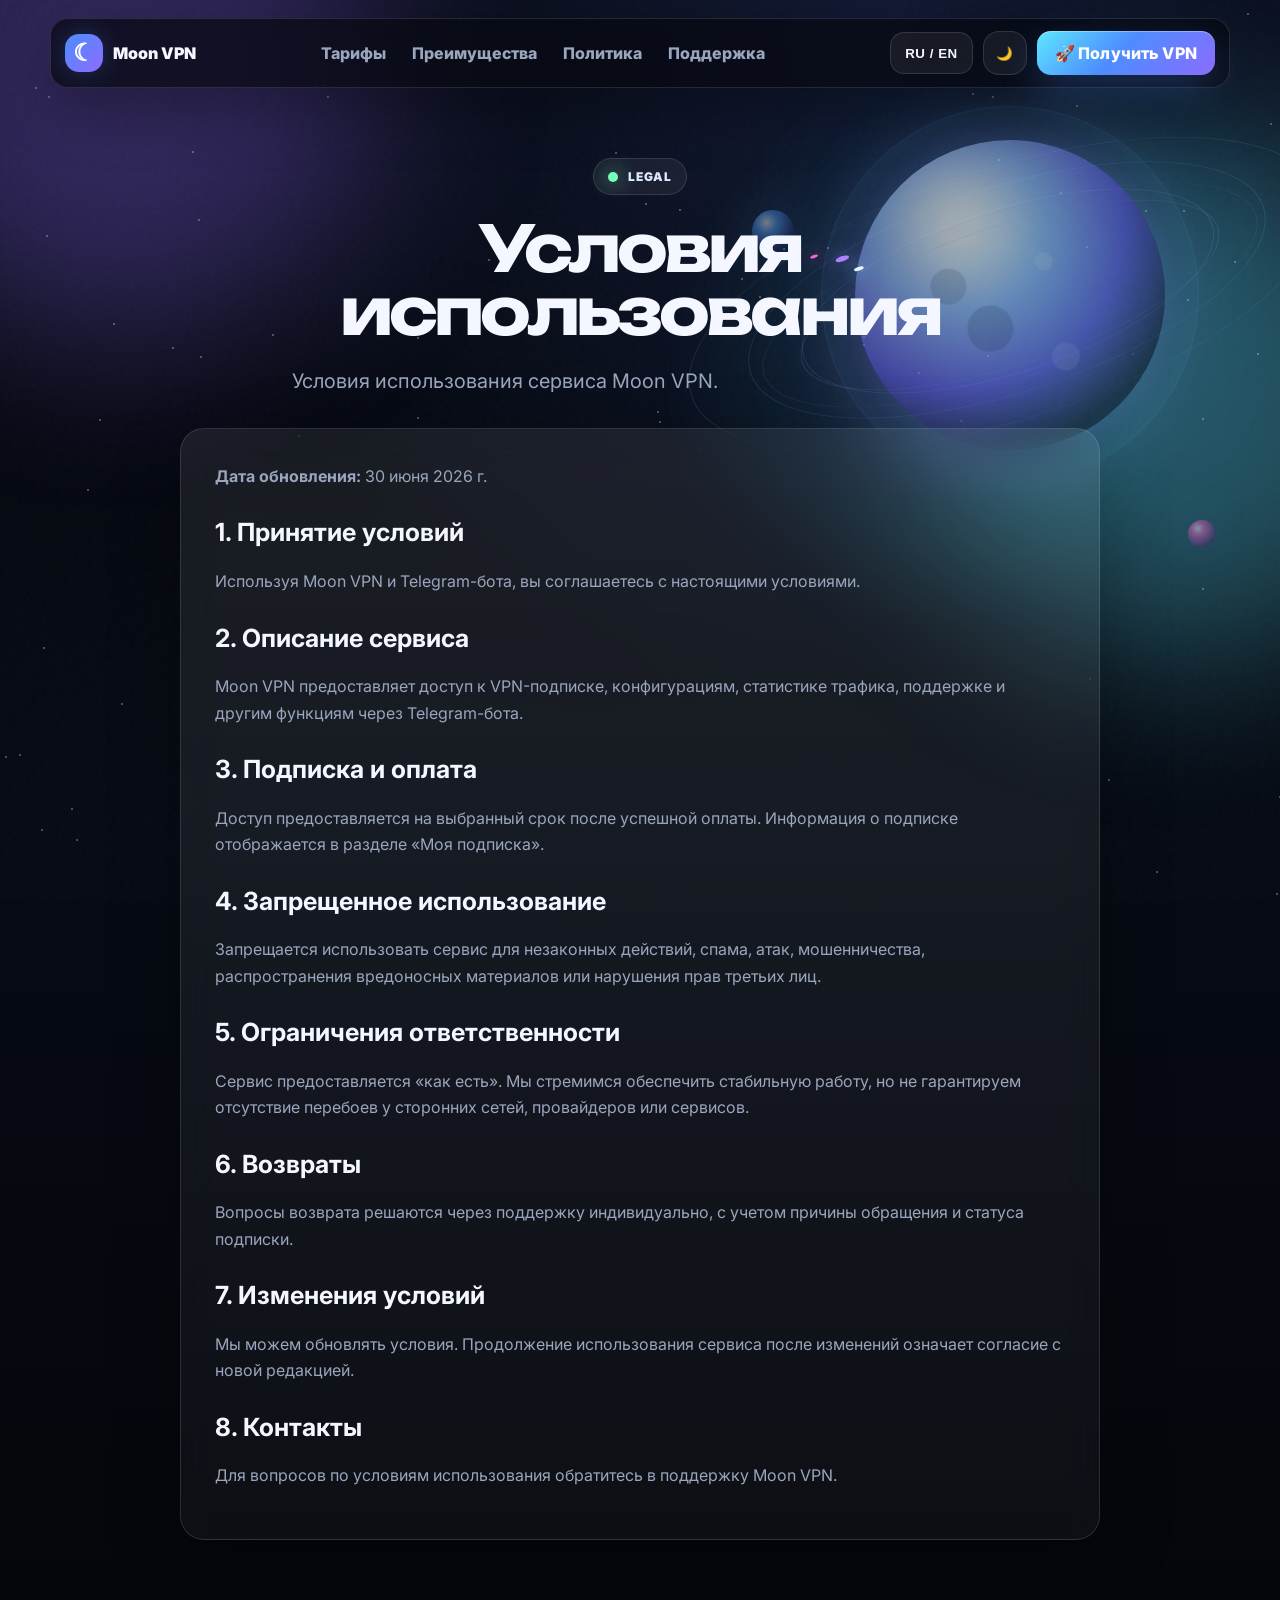
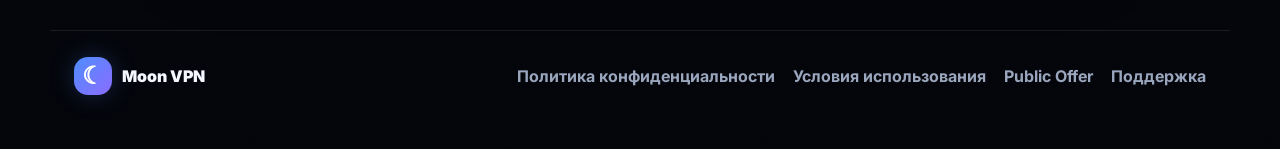
<file: terms.html>
<!doctype html><html lang="ru" data-theme="dark"><head><meta charset="UTF-8"><meta name="viewport" content="width=device-width, initial-scale=1.0"><title>Terms of Service — Moon VPN</title><link rel="preconnect" href="https://fonts.googleapis.com"><link rel="preconnect" href="https://fonts.gstatic.com" crossorigin><link href="https://fonts.googleapis.com/css2?family=Inter:wght@400;500;600;700;800;900&family=Unbounded:wght@600;700;800&display=swap" rel="stylesheet"><link rel="stylesheet" href="style.css"></head><body><div class="noise"></div><div class="aurora aurora-1"></div><div class="aurora aurora-2"></div><div class="stars" id="stars"></div>
  <div class="cosmic-system" aria-hidden="true">
    <div class="cosmic-glow"></div>
    <div class="solar-orbit orbit-a"><span></span></div>
    <div class="solar-orbit orbit-b"><span></span></div>
    <div class="solar-orbit orbit-c"><span></span></div>
    <div class="hero-moon-bg"><i></i><b></b></div>
    <div class="planet planet-blue"></div>
    <div class="planet planet-violet"></div>
    <div class="meteor-layer" id="meteorLayer"></div>
  </div><header class="nav reveal"><a class="brand" href="index.html"><span class="brand-mark">☾</span><span>Moon VPN</span></a><nav class="nav-links"><a href="index.html#plans">Тарифы</a><a href="index.html#features">Преимущества</a><a href="privacy.html">Политика</a><a href="support.html">Поддержка</a></nav><div class="nav-actions"><button class="lang-toggle" id="langToggle" aria-label="Change language">RU / EN</button><button class="theme-toggle" id="themeToggle"><span class="theme-icon">🌙</span></button><a class="btn btn-small btn-primary" href="https://t.me/your_bot_username">🚀 Получить VPN</a></div></header><main><section class="legal-hero reveal"><div class="badge"><span></span> Legal</div><h1>Условия использования</h1><p class="hero-subtitle">Условия использования сервиса Moon VPN.</p></section><article class="legal-card reveal"><p><b>Дата обновления:</b> 30 июня 2026 г.</p><h2>1. Принятие условий</h2><p>Используя Moon VPN и Telegram-бота, вы соглашаетесь с настоящими условиями.</p><h2>2. Описание сервиса</h2><p>Moon VPN предоставляет доступ к VPN-подписке, конфигурациям, статистике трафика, поддержке и другим функциям через Telegram-бота.</p><h2>3. Подписка и оплата</h2><p>Доступ предоставляется на выбранный срок после успешной оплаты. Информация о подписке отображается в разделе «Моя подписка».</p><h2>4. Запрещенное использование</h2><p>Запрещается использовать сервис для незаконных действий, спама, атак, мошенничества, распространения вредоносных материалов или нарушения прав третьих лиц.</p><h2>5. Ограничения ответственности</h2><p>Сервис предоставляется «как есть». Мы стремимся обеспечить стабильную работу, но не гарантируем отсутствие перебоев у сторонних сетей, провайдеров или сервисов.</p><h2>6. Возвраты</h2><p>Вопросы возврата решаются через поддержку индивидуально, с учетом причины обращения и статуса подписки.</p><h2>7. Изменения условий</h2><p>Мы можем обновлять условия. Продолжение использования сервиса после изменений означает согласие с новой редакцией.</p><h2>8. Контакты</h2><p>Для вопросов по условиям использования обратитесь в поддержку Moon VPN.</p></article></main><footer><div class="brand"><span class="brand-mark">☾</span><span>Moon VPN</span></div><div class="footer-links"><a href="privacy.html">Политика конфиденциальности</a><a href="terms.html">Условия использования</a><a href="offer.html">Public Offer</a><a href="support.html">Поддержка</a></div></footer><script src="config.js"></script><script src="script.js"></script></body></html>
</file>
<file: style.css>
:root{--bg:#070911;--bg2:#0d1220;--card:rgba(255,255,255,.075);--card2:rgba(255,255,255,.11);--stroke:rgba(255,255,255,.14);--text:#f5f7ff;--muted:#a6afc8;--blue:#57a8ff;--cyan:#44f4ff;--violet:#a778ff;--pink:#ff60d0;--green:#76ffbe;--shadow:0 25px 80px rgba(0,0,0,.45);--body-gradient:radial-gradient(circle at top,#131b35 0,#070911 42%,#03050a 100%);--nav-bg:rgba(7,9,17,.72);--panel-bg:rgba(10,14,28,.72);--button-text:#06111d}
html[data-theme="light"]{--bg:#f6f8ff;--bg2:#eaf1ff;--card:rgba(255,255,255,.72);--card2:rgba(255,255,255,.9);--stroke:rgba(28,41,75,.13);--text:#101629;--muted:#5d6a86;--blue:#227cff;--cyan:#00b8e8;--violet:#7457ff;--pink:#e837ba;--green:#00b87a;--shadow:0 25px 80px rgba(28,50,100,.16);--body-gradient:radial-gradient(circle at top,#e8f4ff 0,#f7f8ff 42%,#eef1fb 100%);--nav-bg:rgba(255,255,255,.74);--panel-bg:rgba(255,255,255,.72);--button-text:#06111d}
*{box-sizing:border-box}html{scroll-behavior:smooth}body{margin:0;background:var(--body-gradient);color:var(--text);font-family:Inter,system-ui,sans-serif;overflow-x:hidden;transition:background .35s,color .35s}a{color:inherit}.noise{position:fixed;inset:0;background-image:url("data:image/svg+xml,%3Csvg viewBox='0 0 256 256' xmlns='http://www.w3.org/2000/svg'%3E%3Cfilter id='n'%3E%3CfeTurbulence type='fractalNoise' baseFrequency='.75' numOctaves='3' stitchTiles='stitch'/%3E%3C/filter%3E%3Crect width='100%25' height='100%25' filter='url(%23n)' opacity='.28'/%3E%3C/svg%3E");opacity:.08;pointer-events:none;z-index:1}.aurora{position:fixed;width:520px;height:520px;border-radius:50%;filter:blur(90px);opacity:.32;pointer-events:none}.aurora-1{background:var(--violet);top:-180px;left:-140px;animation:floatBg 10s ease-in-out infinite}.aurora-2{background:var(--cyan);right:-160px;top:140px;animation:floatBg 12s ease-in-out infinite reverse}.stars{position:fixed;inset:0;z-index:0;pointer-events:none}.star{position:absolute;width:2px;height:2px;background:var(--text);border-radius:50%;opacity:.48;animation:twinkle 3s infinite}.nav,main,footer{position:relative;z-index:2}.nav{width:min(1180px,calc(100% - 32px));margin:18px auto 0;padding:12px 14px;border:1px solid var(--stroke);background:var(--nav-bg);backdrop-filter:blur(18px);border-radius:24px;display:flex;align-items:center;justify-content:space-between;box-shadow:var(--shadow);position:sticky;top:14px;z-index:50}.brand{display:flex;align-items:center;gap:10px;text-decoration:none;color:var(--text);font-weight:900}.brand-mark{width:38px;height:38px;border-radius:14px;display:grid;place-items:center;background:linear-gradient(135deg,var(--blue),var(--violet),var(--pink));box-shadow:0 0 35px rgba(87,168,255,.42);font-size:25px;color:white}.nav-links{display:flex;gap:26px}.nav-links a,.footer-links a{color:var(--muted);text-decoration:none;font-weight:800;transition:.25s}.nav-links a:hover,.footer-links a:hover{color:var(--text)}.nav-actions{display:flex;align-items:center;gap:10px}.theme-toggle{width:44px;height:44px;border-radius:16px;border:1px solid var(--stroke);background:var(--card);color:var(--text);display:grid;place-items:center;cursor:pointer;box-shadow:var(--shadow);transition:.25s}.theme-toggle:hover{transform:translateY(-3px);background:var(--card2)}.btn{display:inline-flex;align-items:center;justify-content:center;gap:8px;border:0;text-decoration:none;color:white;border-radius:18px;font-weight:900;letter-spacing:-.02em;transition:.25s;position:relative;overflow:hidden;cursor:pointer}.btn:before{content:"";position:absolute;inset:0;background:linear-gradient(110deg,transparent,rgba(255,255,255,.28),transparent);transform:translateX(-120%);transition:.6s}.btn:hover:before{transform:translateX(120%)}.btn-primary{background:linear-gradient(135deg,#36d6ff,#7b61ff,#ff59d5);box-shadow:0 14px 40px rgba(87,168,255,.35);color:white}.btn-primary:hover{transform:translateY(-3px);box-shadow:0 22px 60px rgba(167,120,255,.45)}.btn-glass,.btn-plan{background:var(--card);border:1px solid var(--stroke);backdrop-filter:blur(14px);color:var(--text)}.btn-glass:hover,.btn-plan:hover{background:var(--card2);transform:translateY(-3px)}.btn-small{padding:12px 18px}.btn-xl{padding:17px 26px;font-size:16px}.hero{width:min(1180px,calc(100% - 32px));margin:70px auto 0;display:grid;grid-template-columns:1.1fr .9fr;gap:54px;align-items:center;min-height:680px}.badge,.eyebrow{display:inline-flex;align-items:center;gap:10px;padding:10px 14px;border:1px solid var(--stroke);border-radius:999px;background:var(--card);color:var(--text);font-weight:900}.badge span{width:10px;height:10px;border-radius:50%;background:var(--green);box-shadow:0 0 20px var(--green)}h1,h2,h3,p{margin-top:0}h1{font-family:Unbounded,Inter,sans-serif;font-size:clamp(44px,7vw,86px);line-height:.98;letter-spacing:-.06em;margin:22px 0}h1 span,h2 span{background:linear-gradient(135deg,var(--text),var(--cyan),var(--violet),var(--pink));-webkit-background-clip:text;color:transparent}.hero-subtitle{font-size:20px;line-height:1.7;color:var(--muted);max-width:650px}.hero-actions{display:flex;gap:14px;flex-wrap:wrap;margin:34px 0}.trust-row{display:flex;gap:14px;flex-wrap:wrap}.trust-row div{min-width:130px;padding:16px;border:1px solid var(--stroke);border-radius:22px;background:var(--card)}.trust-row strong{display:block;font-size:26px}.trust-row span{color:var(--muted);font-weight:800}.phone-card{height:610px;position:relative;border:1px solid var(--stroke);border-radius:44px;background:linear-gradient(145deg,var(--card2),rgba(255,255,255,.04));box-shadow:var(--shadow),inset 0 0 60px rgba(87,168,255,.08);overflow:hidden}.orbit{position:absolute;width:430px;height:430px;border-radius:50%;border:1px solid var(--stroke);left:50%;top:0;transform:translateX(-50%);animation:spin 22s linear infinite}.orbit i{position:absolute;width:26px;height:26px;border-radius:50%;background:var(--cyan);box-shadow:0 0 28px var(--cyan);left:70px;top:54px}.moon-orb{position:absolute;width:300px;height:300px;border-radius:50%;top:55px;left:50%;transform:translateX(-50%);background:radial-gradient(circle at 35% 30%,#fff,#98d9ff 30%,#615dff 58%,rgba(30,36,95,.2) 72%);box-shadow:0 0 90px rgba(87,168,255,.55);animation:pulseMoon 4s ease-in-out infinite}.moon-orb span{position:absolute;inset:32px;border-radius:50%;border:1px solid rgba(255,255,255,.3)}.app-panel{position:absolute;left:34px;right:34px;bottom:34px;border:1px solid var(--stroke);background:var(--panel-bg);backdrop-filter:blur(22px);border-radius:32px;padding:24px;text-align:center}.app-top{display:flex;gap:8px}.app-top span{width:10px;height:10px;border-radius:50%;background:var(--muted)}.app-panel h3{font-size:25px;margin:22px 0}.connect-ring{width:150px;height:150px;margin:0 auto 20px;border-radius:50%;display:grid;place-items:center;background:conic-gradient(var(--cyan),var(--violet),var(--pink),var(--cyan));box-shadow:0 0 60px rgba(68,244,255,.35);animation:spin 5s linear infinite}.connect-ring span{width:118px;height:118px;border-radius:50%;display:grid;place-items:center;background:var(--bg2);font-family:Unbounded;font-size:28px;color:var(--text)}.app-panel button{width:100%;border:0;border-radius:18px;padding:16px;background:linear-gradient(135deg,var(--green),var(--cyan));font-weight:900;color:var(--button-text)}.status-card,.speed-card{position:absolute;border:1px solid var(--stroke);background:var(--card2);backdrop-filter:blur(18px);border-radius:22px;padding:16px;box-shadow:var(--shadow)}.status-card{top:230px;left:18px;display:flex;gap:12px}.status-card small,.speed-card small{display:block;color:var(--muted)}.dot{width:12px;height:12px;border-radius:50%;background:var(--green);box-shadow:0 0 20px var(--green);margin-top:4px}.speed-card{right:18px;top:330px;min-width:170px}.speed-card b{font-size:26px}.speed-line{height:7px;margin-top:12px;background:var(--card);border-radius:99px;overflow:hidden}.speed-line span{display:block;height:100%;width:74%;background:linear-gradient(90deg,var(--cyan),var(--pink));border-radius:99px;animation:load 2.6s ease-in-out infinite}.floating{animation:floating 4s ease-in-out infinite}.delay-1{animation-delay:1s;transition-delay:.1s}.section{width:min(1180px,calc(100% - 32px));margin:120px auto}.section-head{text-align:center;margin-bottom:38px}.section-head p,.cta p{color:var(--cyan);font-weight:900;text-transform:uppercase;letter-spacing:.16em}.section-head h2,.cta h2,.bot-copy h2{font-family:Unbounded;font-size:clamp(30px,5vw,54px);letter-spacing:-.05em;margin:0}.feature-grid{display:grid;grid-template-columns:repeat(4,1fr);gap:18px}.feature-card,.plan,.legal-card,.support-card,.faq details,.bot-section{border:1px solid var(--stroke);background:linear-gradient(145deg,var(--card2),rgba(255,255,255,.045));backdrop-filter:blur(18px);border-radius:30px;box-shadow:var(--shadow);transition:.28s}.feature-card{padding:26px;position:relative;overflow:hidden}.feature-card:after,.plan:after{content:"";position:absolute;right:-60px;bottom:-70px;width:160px;height:160px;background:var(--cyan);filter:blur(60px);opacity:.16}.feature-card:hover,.plan:hover,.support-card:hover{transform:translateY(-8px);border-color:rgba(87,168,255,.45)}.icon{width:58px;height:58px;border-radius:20px;display:grid;place-items:center;background:var(--card);font-size:28px;margin-bottom:22px}.feature-card h3{font-size:20px}.feature-card p,.plan p,.faq p,.legal-card p,.legal-card li,.support-card p,.bot-copy p{color:var(--muted);line-height:1.65}.plans{display:grid;grid-template-columns:repeat(4,1fr);gap:18px}.plan{padding:28px;position:relative;overflow:hidden}.plan.popular{background:linear-gradient(145deg,rgba(87,168,255,.2),rgba(255,96,208,.12));border-color:rgba(87,168,255,.45);transform:scale(1.03)}.ribbon{position:absolute;top:18px;right:18px;padding:8px 12px;border-radius:999px;background:rgba(118,255,190,.15);color:var(--green);font-weight:900;font-size:12px}.plan h3{font-size:24px}.price{font-family:Unbounded;font-size:40px;margin:16px 0}.btn-plan{width:100%;padding:15px;margin-top:18px}.bot-section{padding:44px;display:grid;grid-template-columns:1fr 1fr;gap:30px;align-items:center}.bot-copy .eyebrow{color:var(--cyan);margin-bottom:16px}.bot-menu{display:grid;grid-template-columns:1fr 1fr;gap:12px}.bot-menu button{border:1px solid var(--stroke);border-radius:18px;padding:18px;background:var(--card);color:var(--text);font-weight:900;font-size:16px;transition:.25s;cursor:pointer}.bot-menu button:hover{transform:translateY(-5px);background:rgba(68,244,255,.16);box-shadow:0 16px 45px rgba(68,244,255,.15)}.cta{width:min(1180px,calc(100% - 32px));margin:110px auto;padding:42px;border:1px solid rgba(255,255,255,.2);border-radius:38px;background:radial-gradient(circle at 20% 20%,rgba(68,244,255,.23),transparent 35%),linear-gradient(135deg,var(--card2),rgba(255,255,255,.05));display:flex;justify-content:space-between;align-items:center;gap:24px;box-shadow:var(--shadow)}.cta span{color:var(--muted);font-size:18px}.faq{max-width:820px;margin:0 auto;display:grid;gap:14px}.faq details{padding:22px}.faq summary{cursor:pointer;font-weight:900;font-size:18px;list-style:none}.faq summary::-webkit-details-marker{display:none}.faq summary:after{content:"+";float:right;color:var(--cyan);font-size:24px;line-height:18px}.faq details[open] summary:after{content:"–"}.faq p{margin:14px 0 0}footer{width:min(1180px,calc(100% - 32px));margin:90px auto 30px;padding:24px;border-top:1px solid var(--stroke);display:flex;justify-content:space-between;align-items:center}.footer-links{display:flex;gap:18px}.legal-hero{width:min(920px,calc(100% - 32px));margin:70px auto 30px;text-align:center}.legal-hero h1{font-size:clamp(36px,6vw,64px)}.legal-card{width:min(920px,calc(100% - 32px));margin:30px auto 90px;padding:34px}.legal-card h2{font-size:25px;margin-top:28px}.support-grid{width:min(980px,calc(100% - 32px));margin:40px auto 100px;display:grid;grid-template-columns:repeat(3,1fr);gap:18px}.support-card{padding:28px;text-align:center}.support-card .icon{margin:0 auto 18px}.support-card a{color:var(--cyan);font-weight:900;text-decoration:none}.reveal{opacity:0;transform:translateY(24px);transition:opacity .7s ease,transform .7s ease}.reveal.show{opacity:1;transform:translateY(0)}@keyframes floatBg{50%{transform:translate(70px,40px) scale(1.1)}}@keyframes twinkle{50%{opacity:.15;transform:scale(.6)}}@keyframes pulseMoon{50%{transform:translateX(-50%) scale(1.045);box-shadow:0 0 120px rgba(87,168,255,.72)}}@keyframes floating{50%{transform:translateY(-14px)}}@keyframes spin{to{rotate:360deg}}@keyframes load{50%{width:92%}}@media(max-width:900px){.nav-links{display:none}.hero{grid-template-columns:1fr;min-height:auto;margin-top:44px}.phone-card{height:560px}.feature-grid,.plans,.support-grid{grid-template-columns:1fr}.plan.popular{transform:none}.cta,footer{flex-direction:column;text-align:center}.hero-actions .btn{width:100%}.trust-row div{flex:1}.nav{width:calc(100% - 20px)}.bot-section{grid-template-columns:1fr}.nav-actions .btn-small{display:none}}@media(max-width:520px){.hero{width:calc(100% - 22px)}.phone-card{height:520px;border-radius:32px}.moon-orb{width:230px;height:230px}.orbit{width:330px;height:330px}.status-card,.speed-card{position:relative;top:auto;left:auto;right:auto;margin:14px}.app-panel{left:18px;right:18px;bottom:18px}.section,.cta,footer,.legal-card,.legal-hero,.support-grid{width:calc(100% - 22px)}h1{font-size:42px}.section{margin:80px auto}.cta,.bot-section{padding:26px}.bot-menu{grid-template-columns:1fr}.nav{border-radius:18px}.brand-mark{width:34px;height:34px}.footer-links{flex-direction:column}.theme-toggle{width:40px;height:40px}}


/* === Moon VPN cosmic background upgrade === */
.cosmic-system{position:fixed;inset:0;z-index:0;pointer-events:none;overflow:hidden;isolation:isolate}
.cosmic-glow{position:absolute;right:6vw;top:90px;width:560px;height:560px;border-radius:50%;background:radial-gradient(circle,rgba(122,97,255,.28),rgba(68,244,255,.12) 42%,transparent 70%);filter:blur(18px);animation:cosmicBreath 8s ease-in-out infinite}
.hero-moon-bg{position:absolute;right:9vw;top:140px;width:310px;height:310px;border-radius:50%;background:radial-gradient(circle at 34% 28%,#fff 0 5%,#dcecff 13%,#8db8ff 28%,#574ee8 54%,#121832 76%);box-shadow:0 0 70px rgba(120,116,255,.52),0 0 160px rgba(68,244,255,.18);opacity:.72;animation:zeroGravityMoon 6s ease-in-out infinite;mix-blend-mode:screen}
.hero-moon-bg:before{content:"";position:absolute;inset:15px;border-radius:50%;background:radial-gradient(circle at 62% 38%,rgba(255,255,255,.18) 0 8px,transparent 10px),radial-gradient(circle at 43% 62%,rgba(0,0,0,.16) 0 22px,transparent 24px),radial-gradient(circle at 70% 72%,rgba(255,255,255,.12) 0 13px,transparent 15px),radial-gradient(circle at 28% 47%,rgba(0,0,0,.14) 0 17px,transparent 19px)}
.hero-moon-bg:after{content:"";position:absolute;inset:-34px;border-radius:50%;border:1px solid rgba(120,166,255,.2);box-shadow:inset 0 0 24px rgba(68,244,255,.13)}
.hero-moon-bg i,.hero-moon-bg b{position:absolute;border-radius:50%;border:1px solid rgba(120,166,255,.28);inset:-64px;transform:rotate(-18deg) scaleY(.32)}
.hero-moon-bg b{inset:-104px;border-color:rgba(167,120,255,.19);animation:orbitWobble 9s ease-in-out infinite}
.solar-orbit{position:absolute;right:calc(9vw - 58px);top:76px;width:430px;height:430px;border:1px solid rgba(125,168,255,.17);border-radius:50%;transform:rotate(-18deg) scaleY(.38);animation:orbitSpin 24s linear infinite}
.solar-orbit span{position:absolute;width:10px;height:10px;border-radius:50%;background:#e8f7ff;box-shadow:0 0 25px rgba(68,244,255,.95);left:74px;top:32px}
.orbit-b{width:540px;height:540px;right:calc(9vw - 112px);top:20px;animation-duration:34s}.orbit-b span{width:14px;height:14px;left:115px;top:50px;background:#a778ff;box-shadow:0 0 28px rgba(167,120,255,.85)}
.orbit-c{width:660px;height:660px;right:calc(9vw - 170px);top:-36px;animation-duration:46s}.orbit-c span{width:8px;height:8px;left:155px;top:76px;background:#ff60d0;box-shadow:0 0 24px rgba(255,96,208,.88)}
.planet{position:absolute;border-radius:50%;opacity:.62;filter:drop-shadow(0 0 24px rgba(87,168,255,.35));animation:zeroGravitySmall 7s ease-in-out infinite}
.planet-blue{width:42px;height:42px;right:38vw;top:210px;background:radial-gradient(circle at 35% 30%,#fff,#57a8ff 25%,#293274 65%,#060812 100%)}
.planet-violet{width:28px;height:28px;right:5vw;top:520px;background:radial-gradient(circle at 35% 30%,#fff,#ff60d0 25%,#40306f 70%);animation-delay:1.8s}
.meteor-layer{position:absolute;inset:0;overflow:hidden}.meteor{position:absolute;width:170px;height:2px;border-radius:99px;background:linear-gradient(90deg,transparent,rgba(255,255,255,.98),rgba(68,244,255,.88));filter:drop-shadow(0 0 12px rgba(68,244,255,.75));opacity:0;transform:rotate(-28deg);animation:meteorFly 1.35s ease-out forwards}.meteor:after{content:"";position:absolute;right:0;top:50%;width:7px;height:7px;border-radius:50%;background:#fff;transform:translateY(-50%);box-shadow:0 0 18px #fff,0 0 32px var(--cyan)}
.hero-text,.phone-card,.feature-card,.plan,.bot-section,.cta,.legal-card,.support-card,.faq details{will-change:transform;animation:siteWeightless 7s ease-in-out infinite}.feature-card:nth-child(2),.plan:nth-child(2),.support-card:nth-child(2),.faq details:nth-child(2){animation-delay:.8s}.feature-card:nth-child(3),.plan:nth-child(3),.support-card:nth-child(3),.faq details:nth-child(3){animation-delay:1.6s}.feature-card:nth-child(4),.plan:nth-child(4),.faq details:nth-child(4){animation-delay:2.4s}.phone-card{animation:siteWeightless 6s ease-in-out infinite, phoneGlow 5s ease-in-out infinite}
html[data-theme="light"] .cosmic-system{opacity:.42}html[data-theme="light"] .hero-moon-bg{mix-blend-mode:multiply;opacity:.45}html[data-theme="light"] .meteor{filter:drop-shadow(0 0 10px rgba(34,124,255,.55))}
@keyframes meteorFly{0%{opacity:0;transform:translate3d(0,0,0) rotate(-28deg) scaleX(.35)}8%{opacity:1}100%{opacity:0;transform:translate3d(-720px,390px,0) rotate(-28deg) scaleX(1)}}
@keyframes zeroGravityMoon{0%,100%{transform:translate3d(0,0,0) rotate(0deg)}50%{transform:translate3d(-16px,-24px,0) rotate(2deg)}}
@keyframes zeroGravitySmall{0%,100%{transform:translate3d(0,0,0)}50%{transform:translate3d(18px,-20px,0)}}
@keyframes siteWeightless{0%,100%{translate:0 0}50%{translate:0 -9px}}
@keyframes cosmicBreath{0%,100%{transform:scale(1);opacity:.58}50%{transform:scale(1.12);opacity:.82}}
@keyframes orbitSpin{to{rotate:360deg}}
@keyframes orbitWobble{50%{transform:rotate(-23deg) scaleY(.35)}}
@keyframes phoneGlow{50%{box-shadow:var(--shadow),inset 0 0 90px rgba(167,120,255,.16),0 0 46px rgba(68,244,255,.09)}}
@media(max-width:900px){.hero-moon-bg{right:-60px;top:170px;width:230px;height:230px;opacity:.42}.solar-orbit{right:-120px;top:120px}.orbit-b{right:-170px}.orbit-c{right:-230px}.planet-blue{right:72vw;top:140px}.planet-violet{right:12vw;top:720px}.meteor{width:120px}.hero-text,.phone-card,.feature-card,.plan,.bot-section,.cta,.legal-card,.support-card,.faq details{animation-duration:8s}}
@media(prefers-reduced-motion:reduce){.meteor,.hero-moon-bg,.solar-orbit,.planet,.hero-text,.phone-card,.feature-card,.plan,.bot-section,.cta,.legal-card,.support-card,.faq details{animation:none!important}}


/* === Serious premium refinement === */
:root{
  --bg:#05070d;--bg2:#0a0f1b;--card:rgba(255,255,255,.055);--card2:rgba(255,255,255,.085);
  --stroke:rgba(255,255,255,.12);--text:#f4f7ff;--muted:#9aa6bd;--blue:#4d8dff;--cyan:#5ee7ff;--violet:#8c6cff;--pink:#b75cff;
  --body-gradient:radial-gradient(circle at 70% 0%,rgba(38,56,116,.38) 0,rgba(5,7,13,0) 36%),linear-gradient(180deg,#05070d 0%,#070b14 48%,#04050a 100%);
}
html[data-theme="light"]{
  --body-gradient:linear-gradient(180deg,#f7f9ff 0%,#eef3ff 100%);--text:#111827;--muted:#667085;
}
.nav{border-radius:18px;box-shadow:0 20px 60px rgba(0,0,0,.32)}
.brand-mark{font-family:Georgia,serif;font-size:24px;background:linear-gradient(135deg,var(--blue),var(--violet));box-shadow:0 0 24px rgba(77,141,255,.24)}
.badge{letter-spacing:.08em;text-transform:uppercase;font-size:12px;color:#dce7ff;background:rgba(255,255,255,.06)}
html[data-theme="light"] .badge{color:#1f2a44;background:rgba(255,255,255,.72)}
h1 span{background:linear-gradient(90deg,#dce8ff,var(--cyan),var(--violet));-webkit-background-clip:text;background-clip:text;color:transparent}
.btn{border-radius:14px;font-weight:800;letter-spacing:.01em;box-shadow:none}
.btn-primary{background:linear-gradient(135deg,#5ee7ff 0%,#4d8dff 46%,#8c6cff 100%);box-shadow:0 16px 38px rgba(77,141,255,.24),inset 0 1px 0 rgba(255,255,255,.34)}
.btn-primary:hover{filter:saturate(1.12) brightness(1.05);transform:translateY(-2px)}
.btn-glass,.btn-plan{background:rgba(255,255,255,.06);border:1px solid rgba(255,255,255,.14);backdrop-filter:blur(14px)}
.feature-card,.plan,.bot-section,.cta,.legal-card,.support-card,.faq details,.phone-card{border-radius:24px;border-color:rgba(255,255,255,.12);background:linear-gradient(180deg,rgba(255,255,255,.075),rgba(255,255,255,.04));box-shadow:0 22px 70px rgba(0,0,0,.26)}
.icon{font-family:'Fira Mono',ui-monospace,monospace;font-size:13px!important;letter-spacing:.14em;color:var(--cyan);font-weight:800;border:1px solid rgba(94,231,255,.24);background:rgba(94,231,255,.07)}
.ribbon{text-transform:uppercase;letter-spacing:.08em;background:linear-gradient(135deg,var(--cyan),var(--blue));color:#03111d;border-radius:999px}
.bot-menu button{border-radius:16px;font-weight:800;color:var(--text);background:rgba(255,255,255,.065);border:1px solid rgba(255,255,255,.13)}
.bot-menu button:hover{border-color:rgba(94,231,255,.45);box-shadow:0 0 0 4px rgba(94,231,255,.06)}
.cosmic-glow{opacity:.36}.hero-moon-bg{opacity:.58;filter:saturate(.9)}.planet{opacity:.42}.star{opacity:.38}
.hero-text,.phone-card,.feature-card,.plan,.bot-section,.cta,.legal-card,.support-card,.faq details{animation:siteWeightless 9s ease-in-out infinite}
footer{border-top:1px solid rgba(255,255,255,.09);padding-top:26px}
.footer-links a{text-decoration:none;color:var(--muted);font-weight:700}.footer-links a:hover{color:var(--text)}

/* === Emoji + mobile/iOS/Android optimization === */
.lang-toggle{height:42px;padding:0 14px;border-radius:14px;border:1px solid var(--stroke);background:rgba(255,255,255,.07);color:var(--text);font-weight:900;letter-spacing:.04em;cursor:pointer;backdrop-filter:blur(14px);-webkit-backdrop-filter:blur(14px);transition:.25s}
.lang-toggle:hover{border-color:rgba(94,231,255,.45);box-shadow:0 0 0 4px rgba(94,231,255,.07);transform:translateY(-1px)}
.icon{font-family:Inter,Apple Color Emoji,Segoe UI Emoji,Noto Color Emoji,sans-serif!important;font-size:24px!important;letter-spacing:0!important;display:grid;place-items:center}
.btn,.bot-menu button,.theme-toggle,.lang-toggle{-webkit-tap-highlight-color:transparent;touch-action:manipulation;user-select:none;-webkit-user-select:none}
.btn:active,.bot-menu button:active,.theme-toggle:active,.lang-toggle:active{transform:scale(.98)}
@supports(-webkit-touch-callout:none){.nav,.feature-card,.plan,.bot-section,.cta,.legal-card,.support-card,.faq details,.phone-card{backdrop-filter:none;-webkit-backdrop-filter:none}.nav{background:rgba(7,9,17,.92)}html[data-theme="light"] .nav{background:rgba(255,255,255,.92)}}
@media(max-width:720px){
  body{font-size:15px;min-width:320px}.nav{width:calc(100% - 20px);margin-top:10px;top:8px;padding:10px;border-radius:18px;gap:10px;align-items:center}.brand span:last-child{font-size:14px}.brand-mark{width:36px;height:36px;font-size:21px}.nav-links{display:none}.nav-actions{gap:7px}.theme-toggle,.lang-toggle{height:38px;min-width:38px;border-radius:12px}.lang-toggle{padding:0 10px;font-size:12px}.btn-small{padding:10px 12px;font-size:12px;white-space:nowrap}
  .hero{padding-top:58px;grid-template-columns:1fr;gap:28px}.hero h1{font-size:clamp(36px,12vw,58px);line-height:1.02}.hero-subtitle{font-size:16px;line-height:1.65}.hero-actions{display:grid;grid-template-columns:1fr;gap:12px}.btn-xl{width:100%;justify-content:center;padding:16px 18px}.trust-row{grid-template-columns:1fr 1fr 1fr;gap:8px}.trust-row div{padding:12px 8px;border-radius:16px}.trust-row strong{font-size:17px}.trust-row span{font-size:11px}.phone-card{min-height:430px;transform:scale(.94);transform-origin:top center}.section{padding:52px 0}.section-head h2{font-size:clamp(28px,8vw,40px)}.feature-grid,.plans,.support-grid{grid-template-columns:1fr!important;gap:14px}.feature-card,.plan,.support-card{padding:22px;border-radius:22px}.bot-section{grid-template-columns:1fr;padding:24px}.bot-menu{grid-template-columns:1fr}.cta{grid-template-columns:1fr;padding:26px;text-align:left}.faq details{padding:18px}.legal-hero{padding-top:64px}.legal-hero h1{font-size:clamp(34px,10vw,52px)}.legal-card{padding:22px;border-radius:22px}.legal-card h2{font-size:21px;line-height:1.25}footer{width:calc(100% - 24px);display:grid;gap:18px;text-align:center}.footer-links{justify-content:center;gap:14px 18px;flex-wrap:wrap}.cosmic-system{opacity:.62}.hero-moon-bg{right:-80px;top:180px;width:220px;height:220px}.aurora{width:330px;height:330px;filter:blur(70px)}
}
@media(max-width:390px){.nav{width:calc(100% - 12px);padding:8px}.brand span:last-child{display:none}.btn-small{padding:9px 10px}.lang-toggle{padding:0 8px}.hero h1{font-size:34px}.phone-card{transform:scale(.88);margin-left:-8px;margin-right:-8px}.trust-row{grid-template-columns:1fr}.plan .price{font-size:42px}}
</file>
